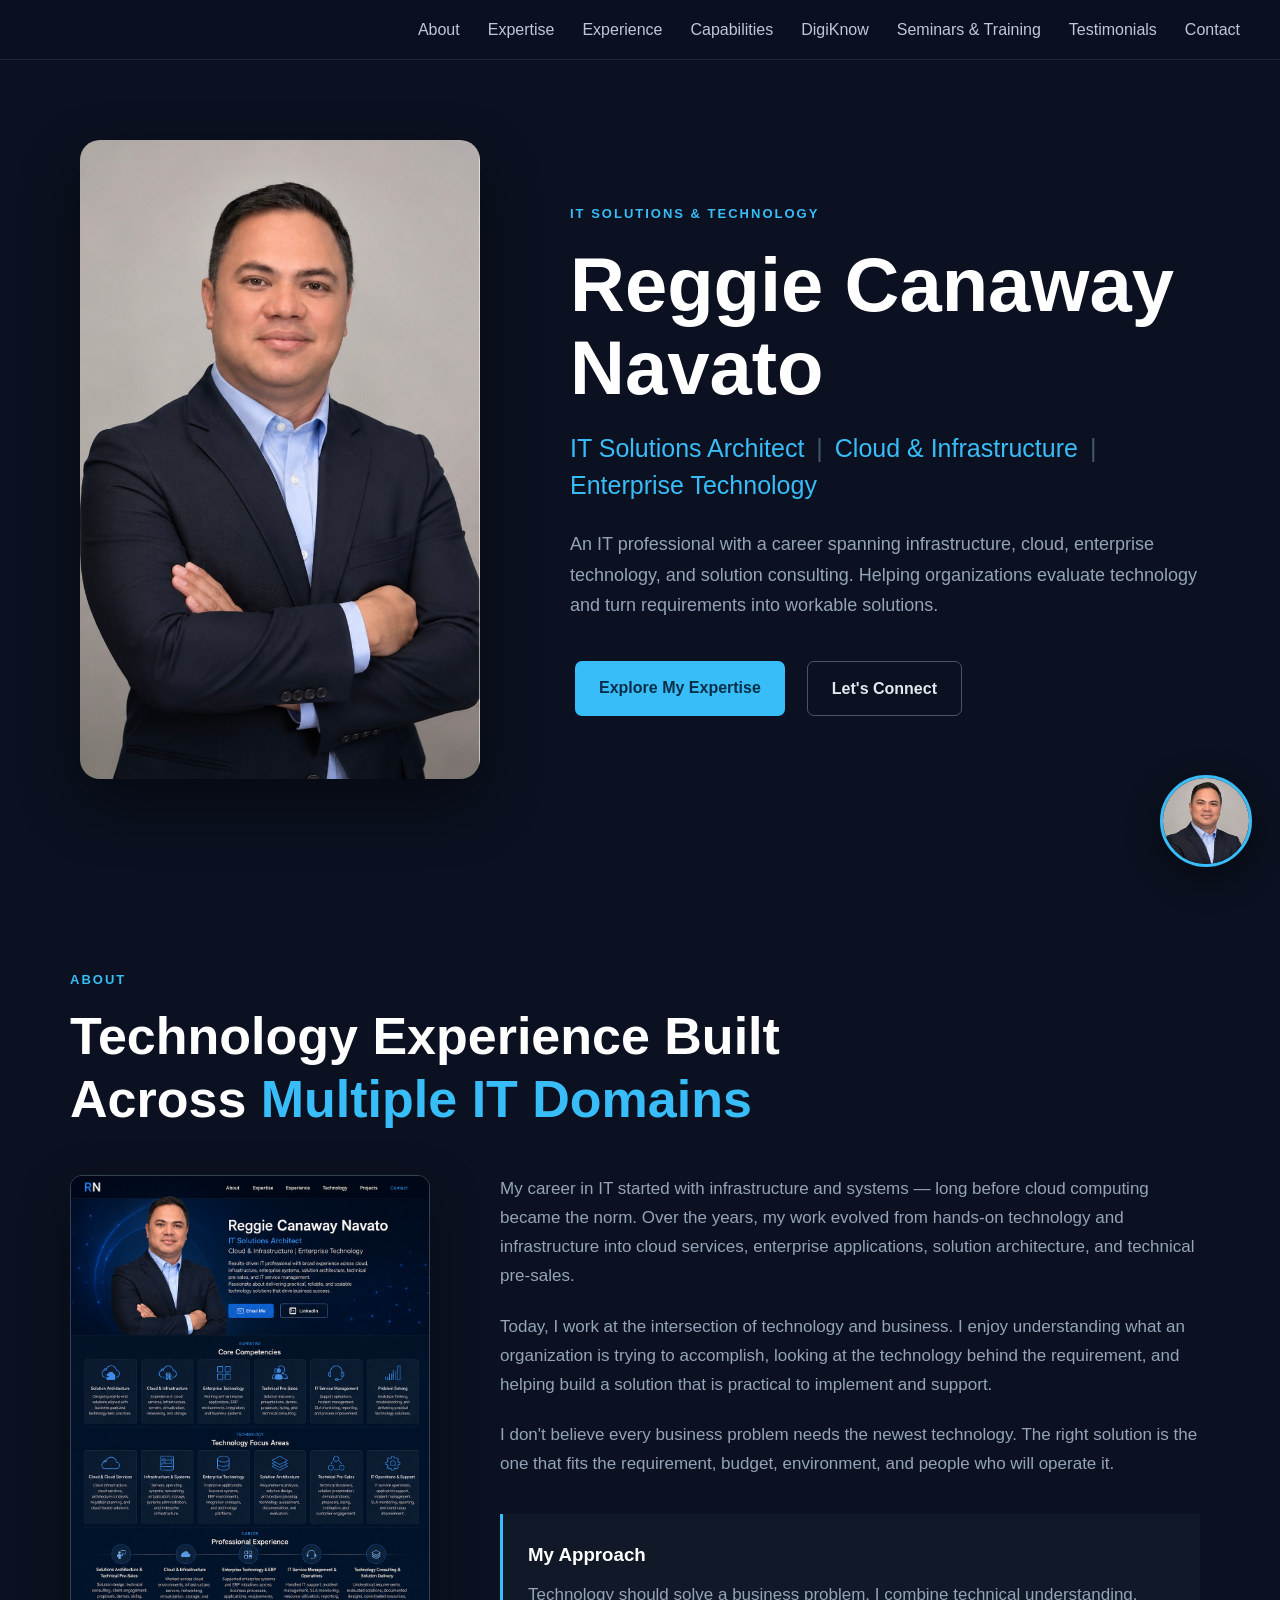
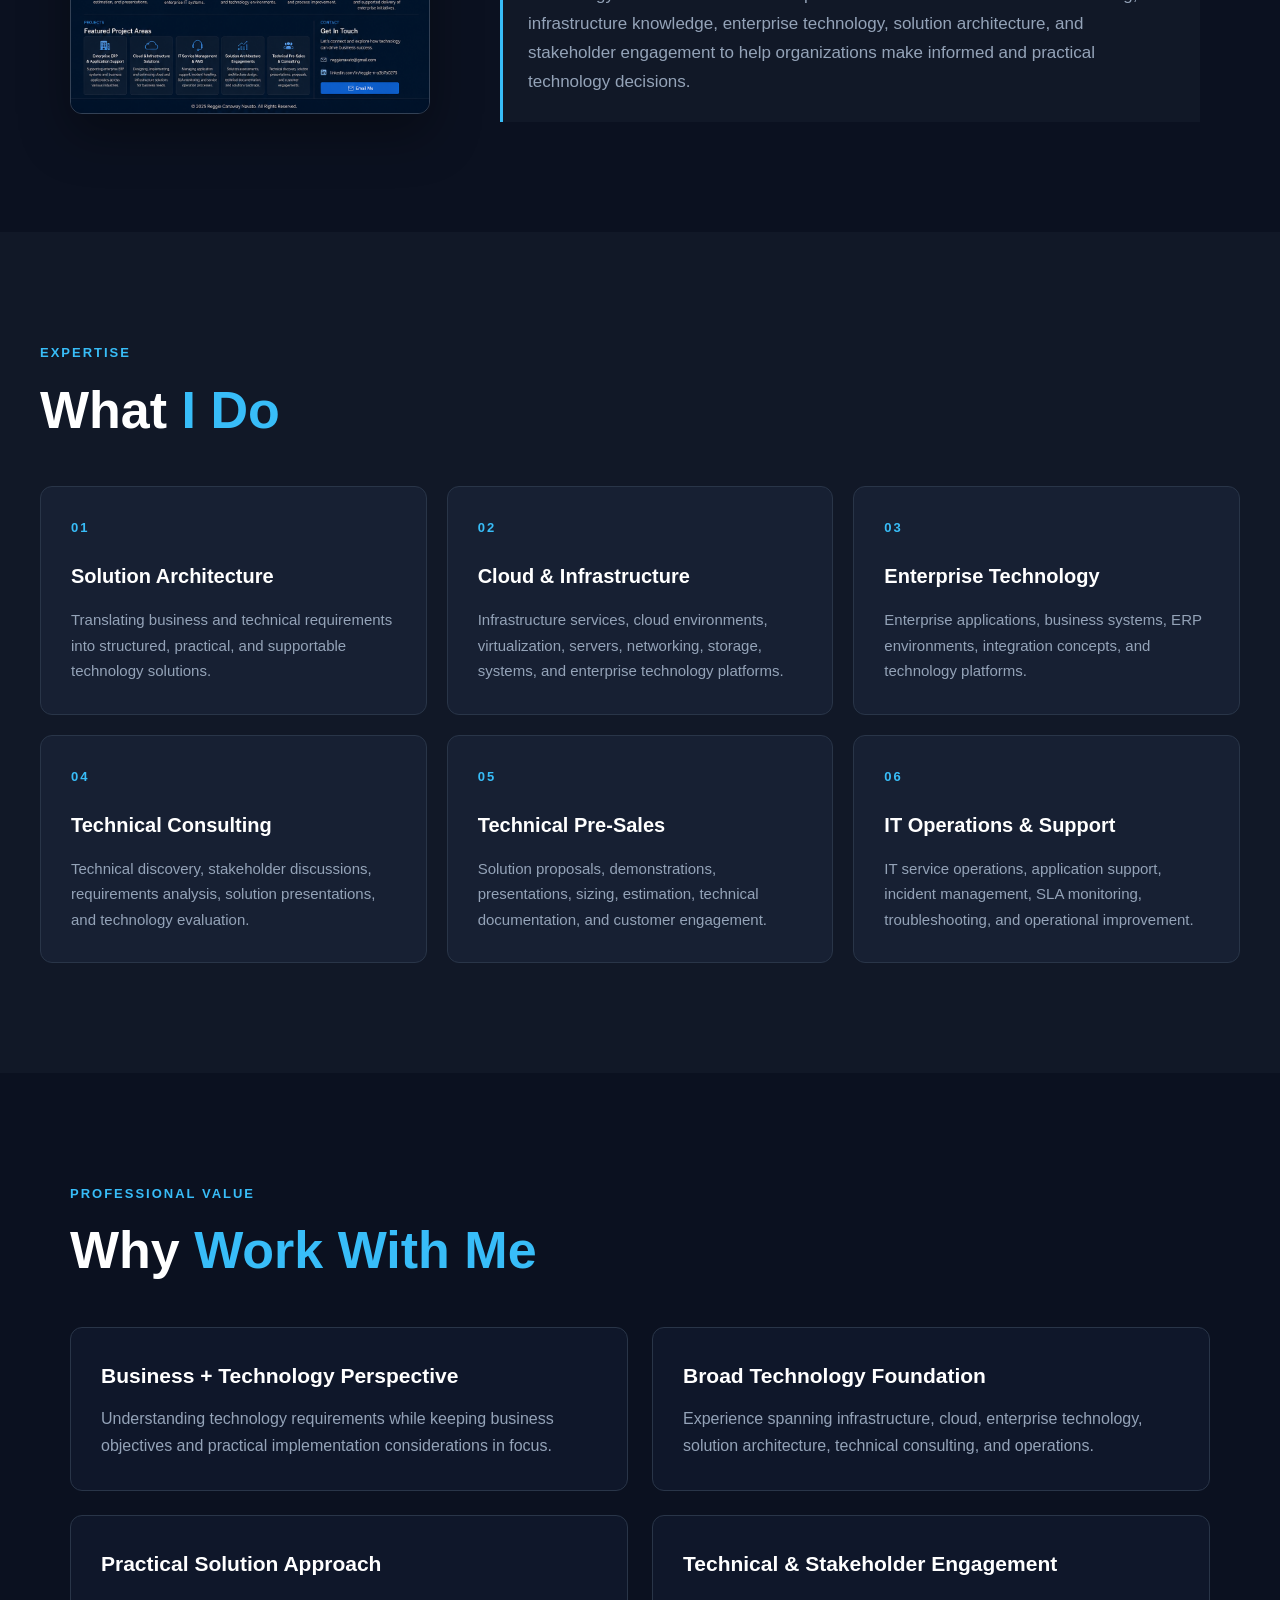
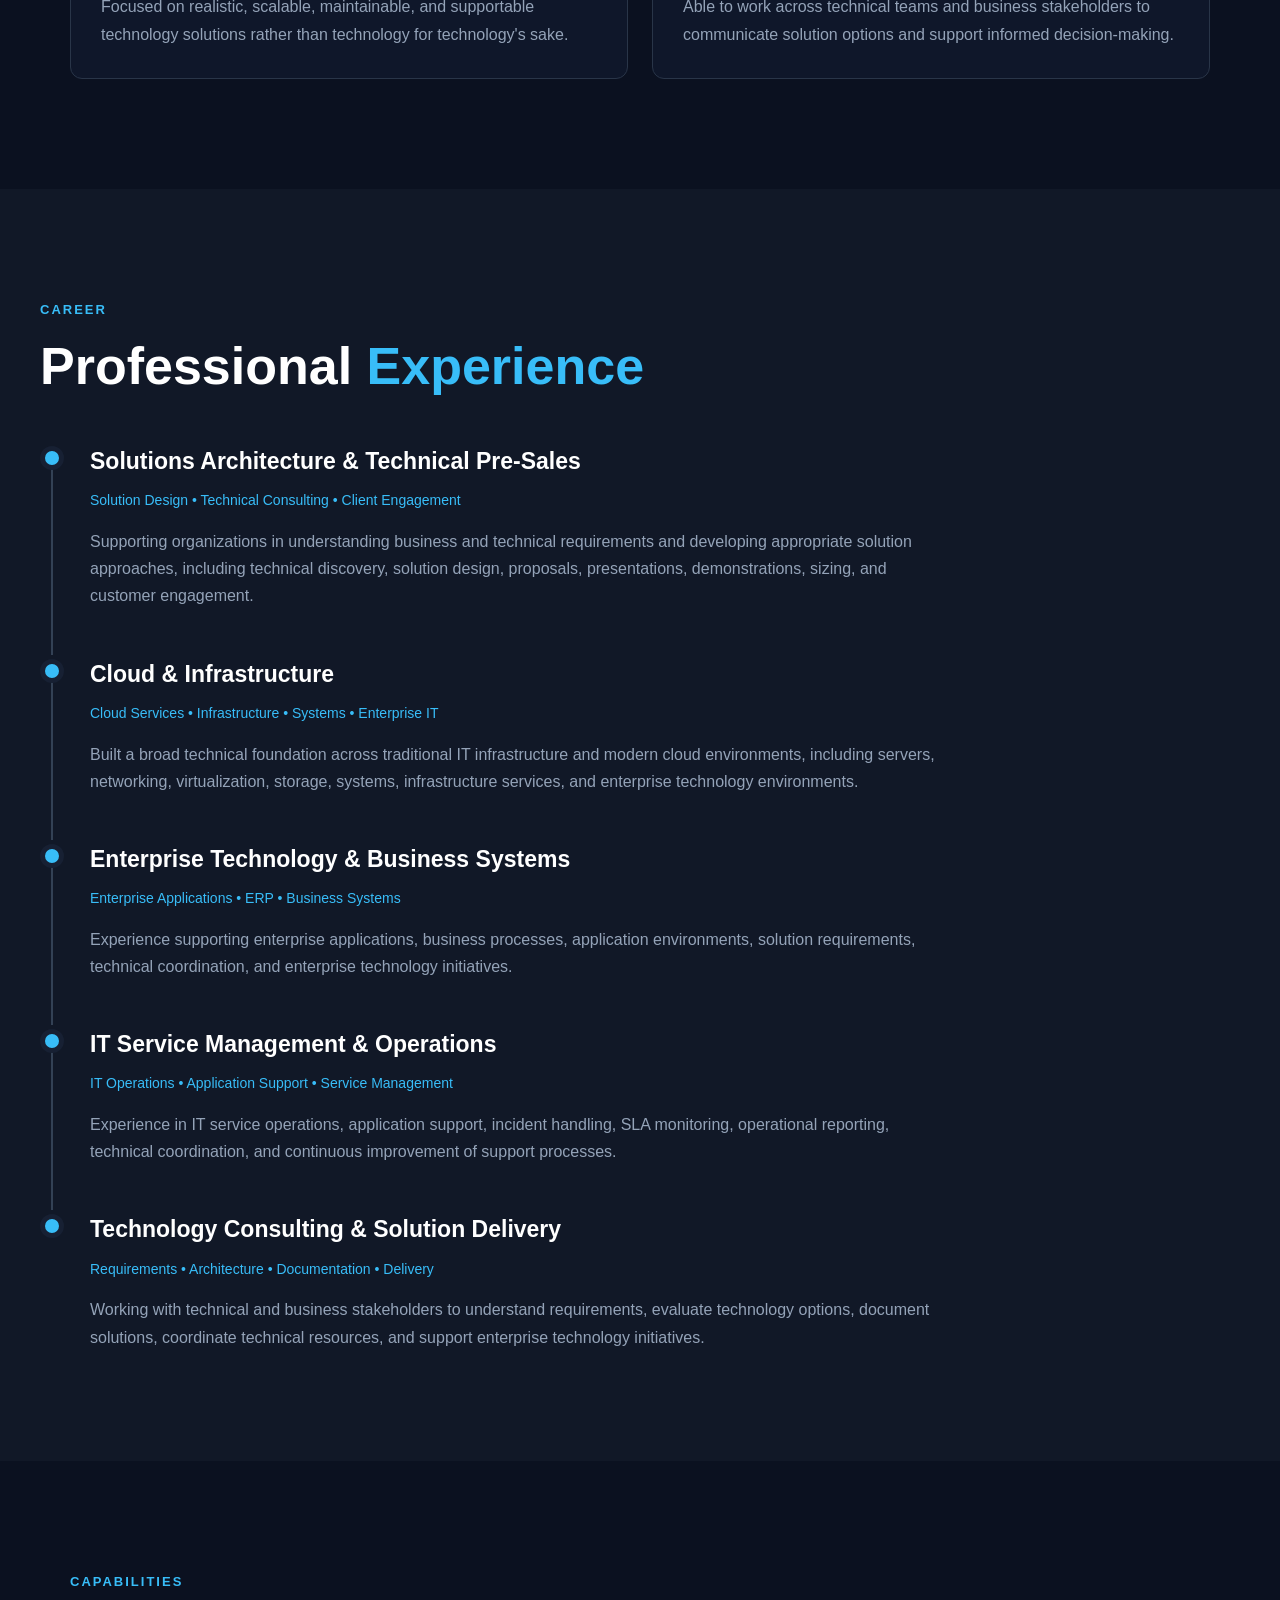
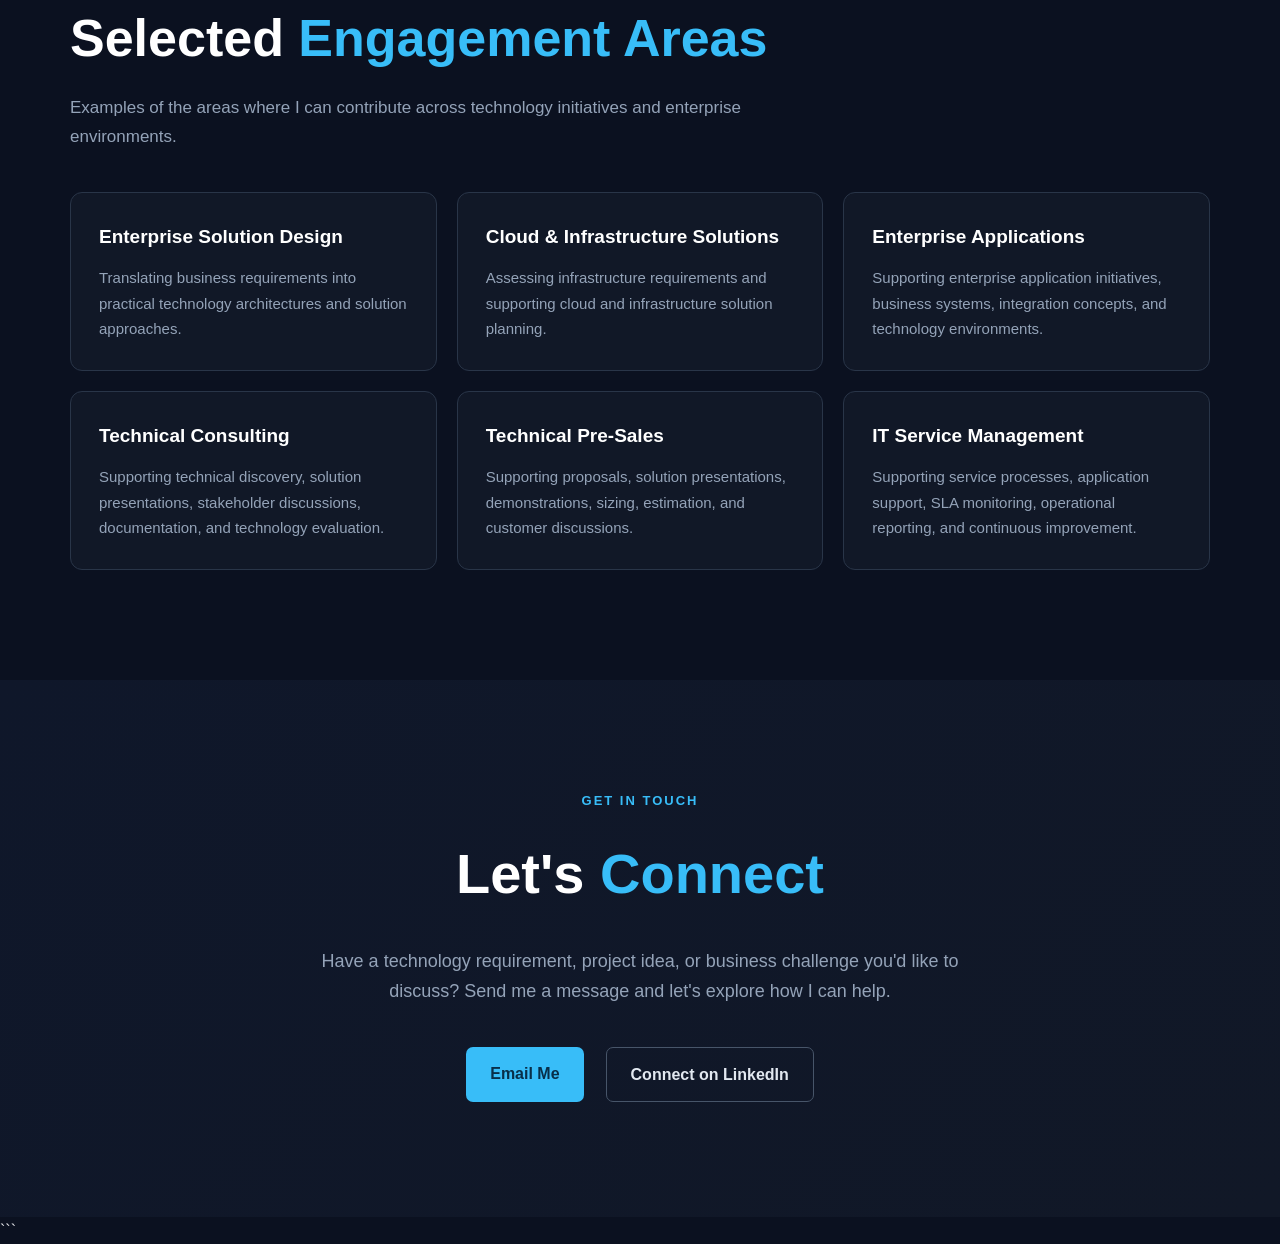
<file: index.html>
<!DOCTYPE html>
<html lang="en">

<head>

    <meta charset="UTF-8">

    <meta name="viewport"
          content="width=device-width, initial-scale=1.0">

    <meta name="description"
          content="Professional portfolio of Reggie Canaway Navato, an IT Solutions Architect specializing in Cloud, Infrastructure, Enterprise Technology, Solution Architecture, and Technical Consulting.">

    <title>
        Reggie Canaway Navato | IT Solutions Architect
    </title>

    <link rel="stylesheet" href="css/style.css">

</head>


<body>

    <!-- =========================
         NAVIGATION
    ========================== -->

    <nav>
    <div class="nav-container">
        <ul class="site-nav">
            <li><a href="#about">About</a></li>
            <li><a href="#expertise">Expertise</a></li>
            <li><a href="#experience">Experience</a></li>
            <li><a href="#capabilities">Capabilities</a></li>
            <li><a href="digiknow.html">DigiKnow</a></li>
            <li><a href="seminars.html">Seminars & Training</a></li>
            <li><a href="testimonials.html">Testimonials</a></li>
            <li><a href="#contact">Contact</a></li>
        </ul>
    </div>
</nav>


    <!-- =========================
         HERO
    ========================== -->

    <header class="hero" id="home">

        <div class="hero-photo">

            <img
                src="images/profile.jpg"
                alt="Reggie Canaway Navato"
            >

        </div>


        <div class="hero-content">

            <div class="hero-label">
                IT Solutions &amp; Technology
            </div>


            <h1>
                Reggie Canaway Navato
            </h1>


            <h2>
                IT Solutions Architect
                <span>|</span>
                Cloud &amp; Infrastructure
                <span>|</span>
                Enterprise Technology
            </h2>


            <p class="hero-description">

                An IT professional with a career spanning infrastructure,
                cloud, enterprise technology, and solution consulting.
                Helping organizations evaluate technology and turn
                requirements into workable solutions.

            </p>


            <div class="hero-buttons">

                <a
                    href="#expertise"
                    class="btn btn-primary"
                >
                    Explore My Expertise
                </a>


                <a
                    href="#contact"
                    class="btn btn-secondary"
                >
                    Let's Connect
                </a>

            </div>

        </div>

    </header>


    <!-- =========================
         ABOUT
    ========================== -->

    <section id="about">

        <div class="section-label">
            About
        </div>


        <h2 class="section-title">

            Technology Experience Built Across
            <span>Multiple IT Domains</span>

        </h2>


        <div class="about-grid">

            <div class="about-image">

                <img
                    src="images/profile3.jpg"
                    alt="Reggie Canaway Navato"
                >

            </div>


            <div class="about-content">

                <p>

                    My career in IT started with infrastructure and systems —
                    long before cloud computing became the norm.
                    Over the years, my work evolved from hands-on technology
                    and infrastructure into cloud services, enterprise
                    applications, solution architecture, and technical
                    pre-sales.

                </p>


                <p>

                    Today, I work at the intersection of technology and
                    business. I enjoy understanding what an organization
                    is trying to accomplish, looking at the technology behind
                    the requirement, and helping build a solution that is
                    practical to implement and support.

                </p>


                <p>

                    I don't believe every business problem needs the newest
                    technology. The right solution is the one that fits the
                    requirement, budget, environment, and people who will
                    operate it.

                </p>


                <div class="about-approach">

                    <h3>
                        My Approach
                    </h3>

                    <p>

                        Technology should solve a business problem.
                        I combine technical understanding, infrastructure
                        knowledge, enterprise technology, solution architecture,
                        and stakeholder engagement to help organizations make
                        informed and practical technology decisions.

                    </p>

                </div>

            </div>

        </div>

    </section>


    <!-- =========================
         EXPERTISE
    ========================== -->

    <section
        id="expertise"
        class="section-dark"
    >

        <div class="section-container">

            <div class="section-label">
                Expertise
            </div>


            <h2 class="section-title">

                What <span>I Do</span>

            </h2>


            <div class="expertise-grid">


                <div class="expertise-card">

                    <div class="card-number">
                        01
                    </div>

                    <h3>
                        Solution Architecture
                    </h3>

                    <p>

                        Translating business and technical requirements into
                        structured, practical, and supportable technology
                        solutions.

                    </p>

                </div>


                <div class="expertise-card">

                    <div class="card-number">
                        02
                    </div>

                    <h3>
                        Cloud &amp; Infrastructure
                    </h3>

                    <p>

                        Infrastructure services, cloud environments,
                        virtualization, servers, networking, storage,
                        systems, and enterprise technology platforms.

                    </p>

                </div>


                <div class="expertise-card">

                    <div class="card-number">
                        03
                    </div>

                    <h3>
                        Enterprise Technology
                    </h3>

                    <p>

                        Enterprise applications, business systems,
                        ERP environments, integration concepts,
                        and technology platforms.

                    </p>

                </div>


                <div class="expertise-card">

                    <div class="card-number">
                        04
                    </div>

                    <h3>
                        Technical Consulting
                    </h3>

                    <p>

                        Technical discovery, stakeholder discussions,
                        requirements analysis, solution presentations,
                        and technology evaluation.

                    </p>

                </div>


                <div class="expertise-card">

                    <div class="card-number">
                        05
                    </div>

                    <h3>
                        Technical Pre-Sales
                    </h3>

                    <p>

                        Solution proposals, demonstrations, presentations,
                        sizing, estimation, technical documentation,
                        and customer engagement.

                    </p>

                </div>


                <div class="expertise-card">

                    <div class="card-number">
                        06
                    </div>

                    <h3>
                        IT Operations &amp; Support
                    </h3>

                    <p>

                        IT service operations, application support,
                        incident management, SLA monitoring,
                        troubleshooting, and operational improvement.

                    </p>

                </div>


            </div>

        </div>

    </section>


    <!-- =========================
         WHY WORK WITH ME
    ========================== -->

    <section id="value">

        <div class="section-label">
            Professional Value
        </div>


        <h2 class="section-title">

            Why <span>Work With Me</span>

        </h2>


        <div class="value-grid">


            <div class="value-item">

                <h3>
                    Business + Technology Perspective
                </h3>

                <p>

                    Understanding technology requirements while keeping
                    business objectives and practical implementation
                    considerations in focus.

                </p>

            </div>


            <div class="value-item">

                <h3>
                    Broad Technology Foundation
                </h3>

                <p>

                    Experience spanning infrastructure, cloud,
                    enterprise technology, solution architecture,
                    technical consulting, and operations.

                </p>

            </div>


            <div class="value-item">

                <h3>
                    Practical Solution Approach
                </h3>

                <p>

                    Focused on realistic, scalable, maintainable,
                    and supportable technology solutions rather than
                    technology for technology's sake.

                </p>

            </div>


            <div class="value-item">

                <h3>
                    Technical &amp; Stakeholder Engagement
                </h3>

                <p>

                    Able to work across technical teams and business
                    stakeholders to communicate solution options and
                    support informed decision-making.

                </p>

            </div>


        </div>

    </section>


    <!-- =========================
         EXPERIENCE
    ========================== -->

    <section
        id="experience"
        class="section-dark"
    >

        <div class="section-container">

            <div class="section-label">
                Career
            </div>


            <h2 class="section-title">

                Professional <span>Experience</span>

            </h2>


            <div class="timeline">


                <div class="timeline-item">

                    <div class="timeline-marker"></div>


                    <div class="timeline-content">

                        <h3>
                            Solutions Architecture &amp; Technical Pre-Sales
                        </h3>

                        <div class="timeline-role">

                            Solution Design • Technical Consulting
                            • Client Engagement

                        </div>

                        <p>

                            Supporting organizations in understanding
                            business and technical requirements and developing
                            appropriate solution approaches, including
                            technical discovery, solution design, proposals,
                            presentations, demonstrations, sizing, and
                            customer engagement.

                        </p>

                    </div>

                </div>


                <div class="timeline-item">

                    <div class="timeline-marker"></div>


                    <div class="timeline-content">

                        <h3>
                            Cloud &amp; Infrastructure
                        </h3>

                        <div class="timeline-role">

                            Cloud Services • Infrastructure
                            • Systems • Enterprise IT

                        </div>

                        <p>

                            Built a broad technical foundation across
                            traditional IT infrastructure and modern cloud
                            environments, including servers, networking,
                            virtualization, storage, systems, infrastructure
                            services, and enterprise technology environments.

                        </p>

                    </div>

                </div>


                <div class="timeline-item">

                    <div class="timeline-marker"></div>


                    <div class="timeline-content">

                        <h3>
                            Enterprise Technology &amp; Business Systems
                        </h3>

                        <div class="timeline-role">

                            Enterprise Applications • ERP
                            • Business Systems

                        </div>

                        <p>

                            Experience supporting enterprise applications,
                            business processes, application environments,
                            solution requirements, technical coordination,
                            and enterprise technology initiatives.

                        </p>

                    </div>

                </div>


                <div class="timeline-item">

                    <div class="timeline-marker"></div>


                    <div class="timeline-content">

                        <h3>
                            IT Service Management &amp; Operations
                        </h3>

                        <div class="timeline-role">

                            IT Operations • Application Support
                            • Service Management

                        </div>

                        <p>

                            Experience in IT service operations,
                            application support, incident handling,
                            SLA monitoring, operational reporting,
                            technical coordination, and continuous
                            improvement of support processes.

                        </p>

                    </div>

                </div>


                <div class="timeline-item">

                    <div class="timeline-marker"></div>


                    <div class="timeline-content">

                        <h3>
                            Technology Consulting &amp; Solution Delivery
                        </h3>

                        <div class="timeline-role">

                            Requirements • Architecture
                            • Documentation • Delivery

                        </div>

                        <p>

                            Working with technical and business stakeholders
                            to understand requirements, evaluate technology
                            options, document solutions, coordinate technical
                            resources, and support enterprise technology
                            initiatives.

                        </p>

                    </div>

                </div>


            </div>

        </div>

    </section>


    <!-- =========================
         ENGAGEMENT / CAPABILITIES
    ========================== -->

    <section id="engagement">

        <div class="section-label">
            Capabilities
        </div>


        <h2 class="section-title">

            Selected <span>Engagement Areas</span>

        </h2>


        <p class="section-intro">

            Examples of the areas where I can contribute across
            technology initiatives and enterprise environments.

        </p>


        <div class="engagement-grid">


            <div class="engagement-card">

                <h3>
                    Enterprise Solution Design
                </h3>

                <p>

                    Translating business requirements into practical
                    technology architectures and solution approaches.

                </p>

            </div>


            <div class="engagement-card">

                <h3>
                    Cloud &amp; Infrastructure Solutions
                </h3>

                <p>

                    Assessing infrastructure requirements and supporting
                    cloud and infrastructure solution planning.

                </p>

            </div>


            <div class="engagement-card">

                <h3>
                    Enterprise Applications
                </h3>

                <p>

                    Supporting enterprise application initiatives,
                    business systems, integration concepts, and
                    technology environments.

                </p>

            </div>


            <div class="engagement-card">

                <h3>
                    Technical Consulting
                </h3>

                <p>

                    Supporting technical discovery, solution presentations,
                    stakeholder discussions, documentation,
                    and technology evaluation.

                </p>

            </div>


            <div class="engagement-card">

                <h3>
                    Technical Pre-Sales
                </h3>

                <p>

                    Supporting proposals, solution presentations,
                    demonstrations, sizing, estimation,
                    and customer discussions.

                </p>

            </div>


            <div class="engagement-card">

                <h3>
                    IT Service Management
                </h3>

                <p>

                    Supporting service processes, application support,
                    SLA monitoring, operational reporting,
                    and continuous improvement.

                </p>

            </div>


        </div>

    </section>


    <!-- =========================
         CONTACT
    ========================== -->

    <section
        id="contact"
        class="contact-section"
    >

        <div class="contact-container">

            <div class="section-label">
                Get In Touch
            </div>


            <h2>
                Let's <span>Connect</span>
            </h2>


            <p class="contact-intro">

                Have a technology requirement, project idea, or
                business challenge you'd like to discuss?
                Send me a message and let's explore how I can help.

            </p>


            <div class="contact-buttons">

                <a
                    href="mailto:reggienavato@gmail.com"
                    class="btn btn-primary"
                >
                    Email Me
                </a>


                <a
                    href="https://www.linkedin.com/in/reggie-n-a3b7b0275/"
                    target="_blank"
                    rel="noopener noreferrer"
                    class="btn btn-secondary"
                >
                    Connect on LinkedIn
                </a>

            </div>

        </div>

    </section>


    <!-- =========================
         FLOATING INQUIRY BUTTON
    ========================== -->

    <div class="floating-inquiry">

        <button
            class="profile-inquiry-button"
            id="openInquiry"
            aria-label="Open inquiry form"
        >

            <img
                src="images/profile.jpg"
                alt="Inquire with Reggie"
            >

            <span class="inquiry-label">
                Inquire Here
            </span>

        </button>

    </div>


    <!-- =========================
         INQUIRY MODAL
    ========================== -->

    <div
        class="inquiry-modal"
        id="inquiryModal"
        aria-hidden="true"
    >

        <div
            class="inquiry-overlay"
            id="inquiryOverlay"
        ></div>


        <div
            class="inquiry-box"
            role="dialog"
            aria-modal="true"
            aria-labelledby="inquiryTitle"
        >

            <button
                class="inquiry-close"
                id="closeInquiry"
                aria-label="Close inquiry form"
            >
                &times;
            </button>


            <div class="section-label">
                Get In Touch
            </div>


            <h2 id="inquiryTitle">
                Inquire <span>Here</span>
            </h2>


            <p class="inquiry-description">

                Tell me a little about your requirement.
                I'll get back to you as soon as possible.

            </p>


            <form
                class="inquiry-form"
                action="https://formsubmit.co/reggienavato@gmail.com"
                method="POST"
            >

                <input
                    type="hidden"
                    name="_subject"
                    value="New Website Inquiry - Reggie Canaway Navato"
                >


                <input
                    type="hidden"
                    name="_template"
                    value="table"
                >


                <input
                    type="hidden"
                    name="_captcha"
                    value="true"
                >


                <div class="form-row">

                    <div class="form-group">

                        <label for="name">
                            Full Name *
                        </label>

                        <input
                            type="text"
                            id="name"
                            name="Full Name"
                            placeholder="Your full name"
                            required
                        >

                    </div>


                    <div class="form-group">

                        <label for="company">
                            Company / Organization
                        </label>

                        <input
                            type="text"
                            id="company"
                            name="Company"
                            placeholder="Company name"
                        >

                    </div>

                </div>


                <div class="form-row">

                    <div class="form-group">

                        <label for="email">
                            Email Address *
                        </label>

                        <input
                            type="email"
                            id="email"
                            name="Email"
                            placeholder="you@company.com"
                            required
                        >

                    </div>


                    <div class="form-group">

                        <label for="phone">
                            Contact Number *
                        </label>

                        <input
                            type="tel"
                            id="phone"
                            name="Contact Number"
                            placeholder="+63 9XX XXX XXXX"
                            required
                        >

                    </div>

                </div>


                <div class="form-group">

                    <label for="inquiryType">
                        Inquiry Type *
                    </label>

                    <select
                        id="inquiryType"
                        name="Inquiry Type"
                        required
                    >

                        <option value="">
                            Select an inquiry type
                        </option>

                        <option value="Solution Architecture">
                            Solution Architecture
                        </option>

                        <option value="Cloud &amp; Infrastructure">
                            Cloud &amp; Infrastructure
                        </option>

                        <option value="Enterprise Technology / ERP">
                            Enterprise Technology / ERP
                        </option>

                        <option value="Technical Consulting">
                            Technical Consulting
                        </option>

                        <option value="Technical Pre-Sales">
                            Technical Pre-Sales
                        </option>

                        <option value="Other">
                            Other
                        </option>

                    </select>

                </div>


                <div class="form-group">

                    <label for="message">
                        Message *
                    </label>

                    <textarea
                        id="message"
                        name="Message"
                        rows="5"
                        placeholder="Tell me about your requirement..."
                        required
                    ></textarea>

                </div>


                <button
                    type="submit"
                    class="btn btn-primary submit-btn"
                >
                    Send Inquiry
                </button>


                <p class="form-note">

                    Your information will only be used to respond
                    to your inquiry.

                </p>

            </form>

        </div>

    </div>


    <!-- =========================
         INQUIRY SCRIPT
    ========================== -->

    <script>

        const openInquiry =
            document.getElementById("openInquiry");

        const closeInquiry =
            document.getElementById("closeInquiry");

        const inquiryModal =
            document.getElementById("inquiryModal");

        const inquiryOverlay =
            document.getElementById("inquiryOverlay");


        function showInquiry() {

            inquiryModal.classList.add("active");

            inquiryModal.setAttribute(
                "aria-hidden",
                "false"
            );

            document.body.classList.add(
                "modal-open"
            );

        }


        function hideInquiry() {

            inquiryModal.classList.remove("active");

            inquiryModal.setAttribute(
                "aria-hidden",
                "true"
            );

            document.body.classList.remove(
                "modal-open"
            );

        }


        openInquiry.addEventListener(
            "click",
            showInquiry
        );


        closeInquiry.addEventListener(
            "click",
            hideInquiry
        );


        inquiryOverlay.addEventListener(
            "click",
            hideInquiry
        );


        document.addEventListener(
            "keydown",
            function(event) {

                if (
                    event.key === "Escape" &&
                    inquiryModal.classList.contains("active")
                ) {

                    hideInquiry();

                }

            }
        );

    </script>


</body>

</html>
```
</file>
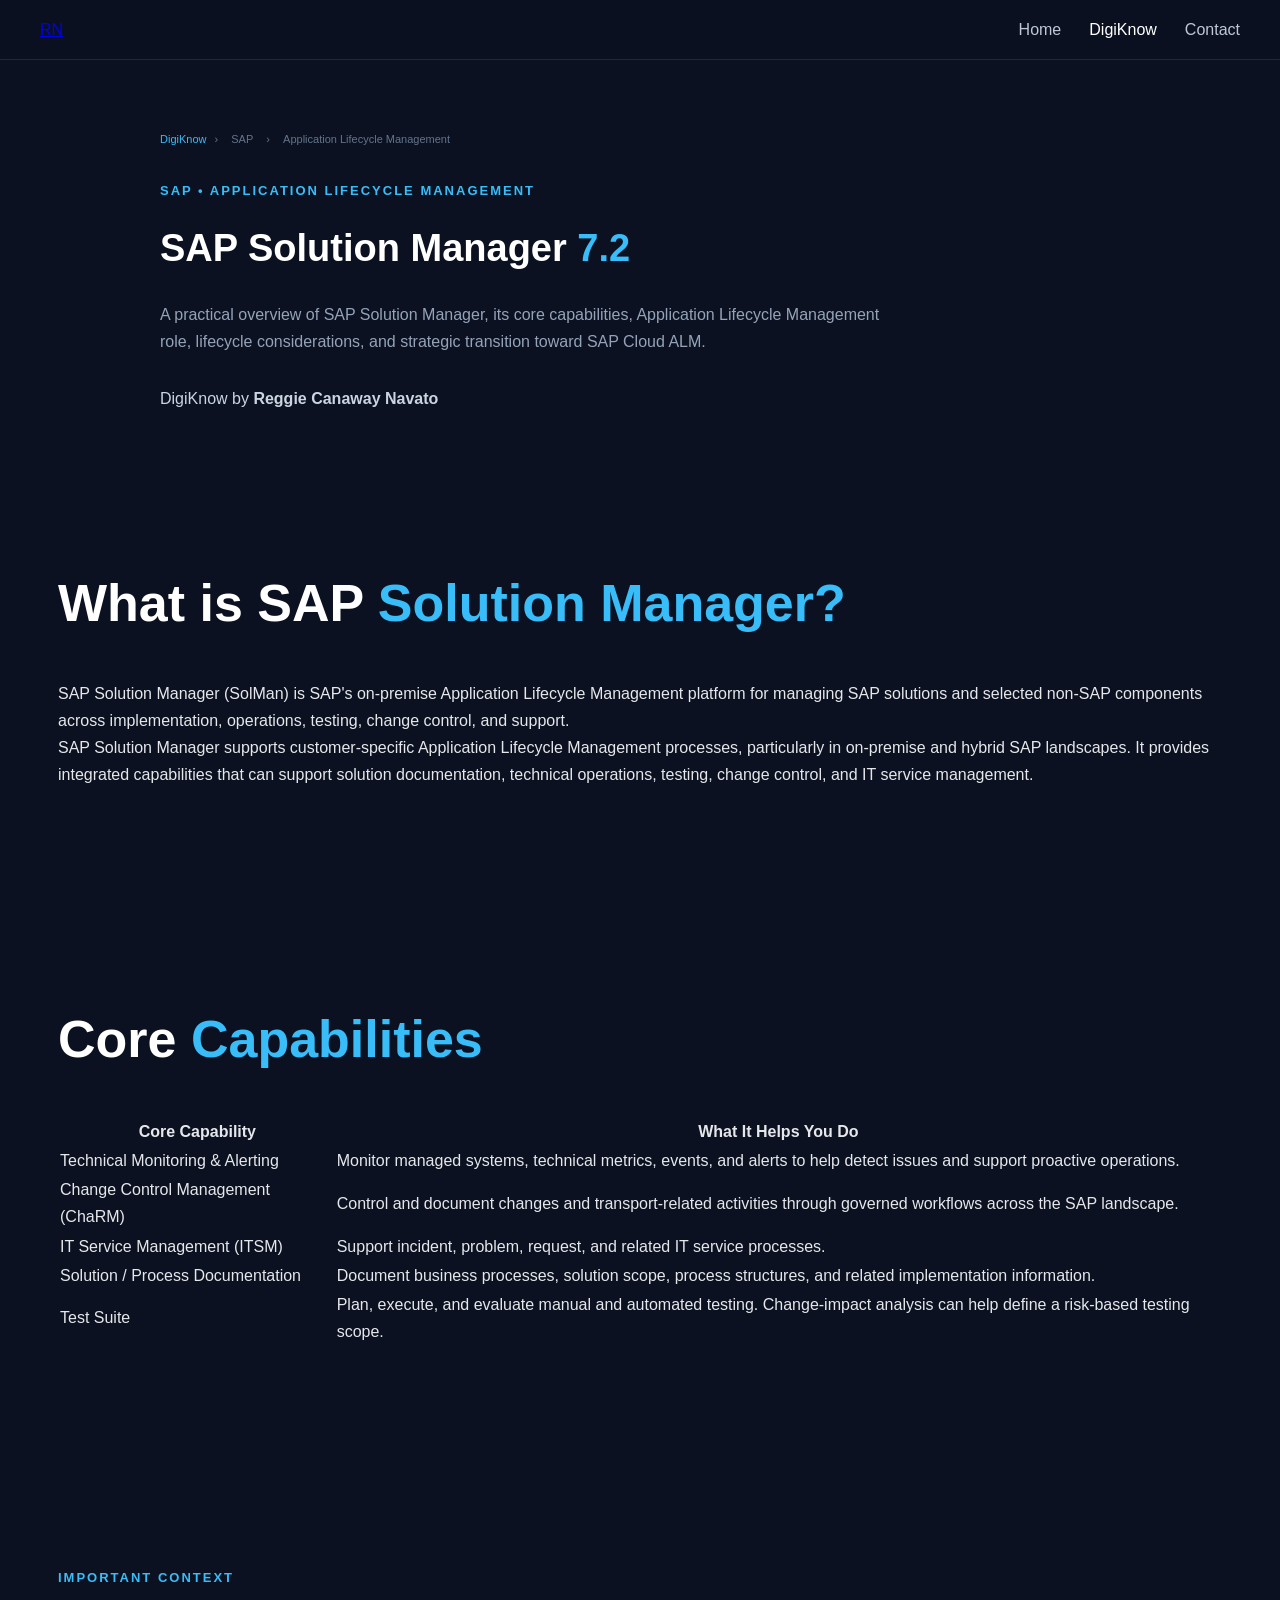
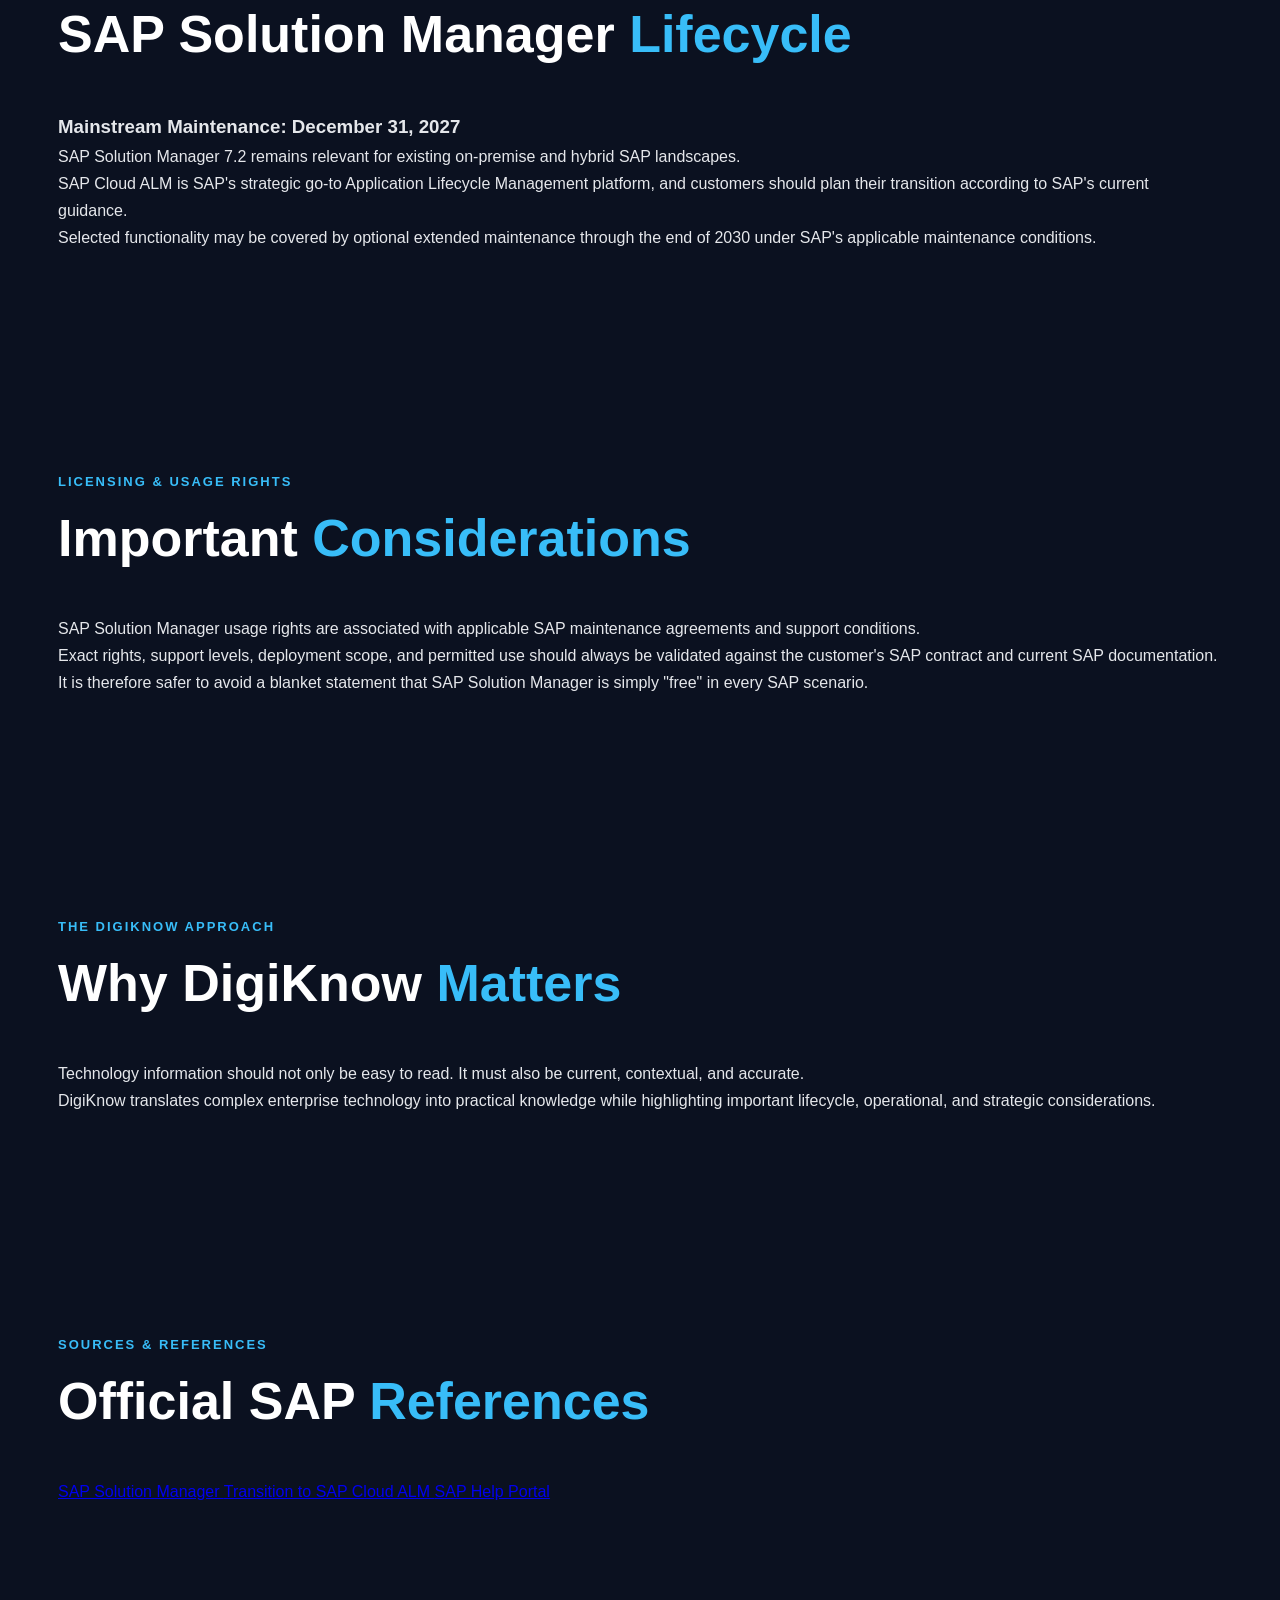
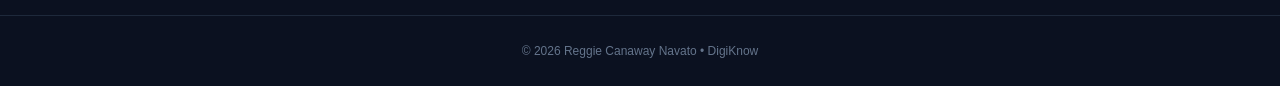
<file: digiknow-solman.html>
<!DOCTYPE html>
<html lang="en">

<head>

    <meta charset="UTF-8">
    <meta name="viewport" content="width=device-width, initial-scale=1.0">

    <title>
        SAP Solution Manager 7.2 | DigiKnow
    </title>

    <meta name="description"
          content="A practical overview of SAP Solution Manager 7.2 and its Application Lifecycle Management capabilities.">

    <link rel="stylesheet"
          href="css/style.css">

</head>


<body class="digiknow-page">


    <nav>

        <div class="nav-container">

            <a href="index.html"
               class="logo">
                RN
            </a>


            <ul>

                <li>
                    <a href="index.html">
                        Home
                    </a>
                </li>

                <li>
                    <a href="digiknow.html"
                       class="active-nav">
                        DigiKnow
                    </a>
                </li>

                <li>
                    <a href="index.html#contact">
                        Contact
                    </a>
                </li>

            </ul>

        </div>

    </nav>


    <!-- ARTICLE HEADER -->

    <header class="article-hero">

        <div class="article-breadcrumb">

            <a href="digiknow.html">
                DigiKnow
            </a>

            <span>›</span>

            <span>SAP</span>

            <span>›</span>

            <span>Application Lifecycle Management</span>

        </div>


        <div class="section-label">

            SAP • Application Lifecycle Management

        </div>


        <h1>

            SAP Solution Manager
            <span>7.2</span>

        </h1>


        <p>

            A practical overview of SAP Solution Manager,
            its core capabilities, Application Lifecycle
            Management role, lifecycle considerations,
            and strategic transition toward SAP Cloud ALM.

        </p>


        <div class="article-author">

            DigiKnow by
            <strong>
                Reggie Canaway Navato
            </strong>

        </div>

    </header>


    <!-- ARTICLE CONTENT -->

    <main>


        <section class="article-section">

            <h2 class="section-title">

                What is SAP
                <span>Solution Manager?</span>

            </h2>


            <p class="article-intro">

                SAP Solution Manager (SolMan) is SAP's
                on-premise Application Lifecycle Management
                platform for managing SAP solutions and
                selected non-SAP components across
                implementation, operations, testing,
                change control, and support.

            </p>


            <p class="article-text">

                SAP Solution Manager supports customer-specific
                Application Lifecycle Management processes,
                particularly in on-premise and hybrid SAP
                landscapes. It provides integrated capabilities
                that can support solution documentation,
                technical operations, testing, change control,
                and IT service management.

            </p>

        </section>


        <!-- CAPABILITIES -->

        <section class="article-section">

            <h2 class="section-title">

                Core
                <span>Capabilities</span>

            </h2>


            <div class="digiknow-table-wrapper">

                <table class="digiknow-table">

                    <thead>

                        <tr>

                            <th>
                                Core Capability
                            </th>

                            <th>
                                What It Helps You Do
                            </th>

                        </tr>

                    </thead>


                    <tbody>


                        <tr>

                            <td>
                                Technical Monitoring & Alerting
                            </td>

                            <td>

                                Monitor managed systems,
                                technical metrics, events,
                                and alerts to help detect
                                issues and support proactive
                                operations.

                            </td>

                        </tr>


                        <tr>

                            <td>
                                Change Control Management
                                (ChaRM)
                            </td>

                            <td>

                                Control and document changes
                                and transport-related activities
                                through governed workflows
                                across the SAP landscape.

                            </td>

                        </tr>


                        <tr>

                            <td>
                                IT Service Management
                                (ITSM)
                            </td>

                            <td>

                                Support incident, problem,
                                request, and related IT service
                                processes.

                            </td>

                        </tr>


                        <tr>

                            <td>
                                Solution / Process
                                Documentation
                            </td>

                            <td>

                                Document business processes,
                                solution scope, process
                                structures, and related
                                implementation information.

                            </td>

                        </tr>


                        <tr>

                            <td>
                                Test Suite
                            </td>

                            <td>

                                Plan, execute, and evaluate
                                manual and automated testing.
                                Change-impact analysis can
                                help define a risk-based
                                testing scope.

                            </td>

                        </tr>


                    </tbody>

                </table>

            </div>

        </section>


        <!-- LIFECYCLE -->

        <section class="article-section">

            <div class="section-label">
                Important Context
            </div>


            <h2 class="section-title">

                SAP Solution Manager
                <span>Lifecycle</span>

            </h2>


            <div class="info-highlight">

                <h3>
                    Mainstream Maintenance:
                    December 31, 2027
                </h3>


                <p>

                    SAP Solution Manager 7.2 remains
                    relevant for existing on-premise
                    and hybrid SAP landscapes.

                </p>


                <p>

                    SAP Cloud ALM is SAP's strategic
                    go-to Application Lifecycle Management
                    platform, and customers should plan
                    their transition according to SAP's
                    current guidance.

                </p>


                <p>

                    Selected functionality may be covered
                    by optional extended maintenance
                    through the end of 2030 under SAP's
                    applicable maintenance conditions.

                </p>

            </div>

        </section>


        <!-- LICENSING -->

        <section class="article-section">

            <div class="section-label">
                Licensing & Usage Rights
            </div>


            <h2 class="section-title">

                Important
                <span>Considerations</span>

            </h2>


            <div class="article-card">

                <p>

                    SAP Solution Manager usage rights
                    are associated with applicable SAP
                    maintenance agreements and support
                    conditions.

                </p>


                <p>

                    Exact rights, support levels,
                    deployment scope, and permitted
                    use should always be validated
                    against the customer's SAP contract
                    and current SAP documentation.

                </p>


                <p>

                    It is therefore safer to avoid
                    a blanket statement that SAP
                    Solution Manager is simply
                    "free" in every SAP scenario.

                </p>

            </div>

        </section>


        <!-- WHY DIGIKNOW -->

        <section class="article-section">

            <div class="section-label">
                The DigiKnow Approach
            </div>


            <h2 class="section-title">

                Why DigiKnow
                <span>Matters</span>

            </h2>


            <div class="article-card">

                <p>

                    Technology information should
                    not only be easy to read.
                    It must also be current,
                    contextual, and accurate.

                </p>


                <p>

                    DigiKnow translates complex
                    enterprise technology into
                    practical knowledge while
                    highlighting important
                    lifecycle, operational, and
                    strategic considerations.

                </p>

            </div>

        </section>


        <!-- REFERENCES -->

        <section class="article-section sources-section">

            <div class="section-label">
                Sources & References
            </div>


            <h2 class="section-title">

                Official SAP
                <span>References</span>

            </h2>


            <div class="reference-links">

                <a href="https://support.sap.com/en/alm/solution-manager.html"
                   target="_blank"
                   rel="noopener noreferrer">

                    SAP Solution Manager

                </a>


                <a href="https://support.sap.com/en/alm/sap-cloud-alm/transition-to-sap-cloud-alm.html"
                   target="_blank"
                   rel="noopener noreferrer">

                    Transition to SAP Cloud ALM

                </a>


                <a href="https://help.sap.com"
                   target="_blank"
                   rel="noopener noreferrer">

                    SAP Help Portal

                </a>

            </div>

        </section>


    </main>


    <footer>

        © 2026 Reggie Canaway Navato
        • DigiKnow

    </footer>


</body>

</html>
</file>
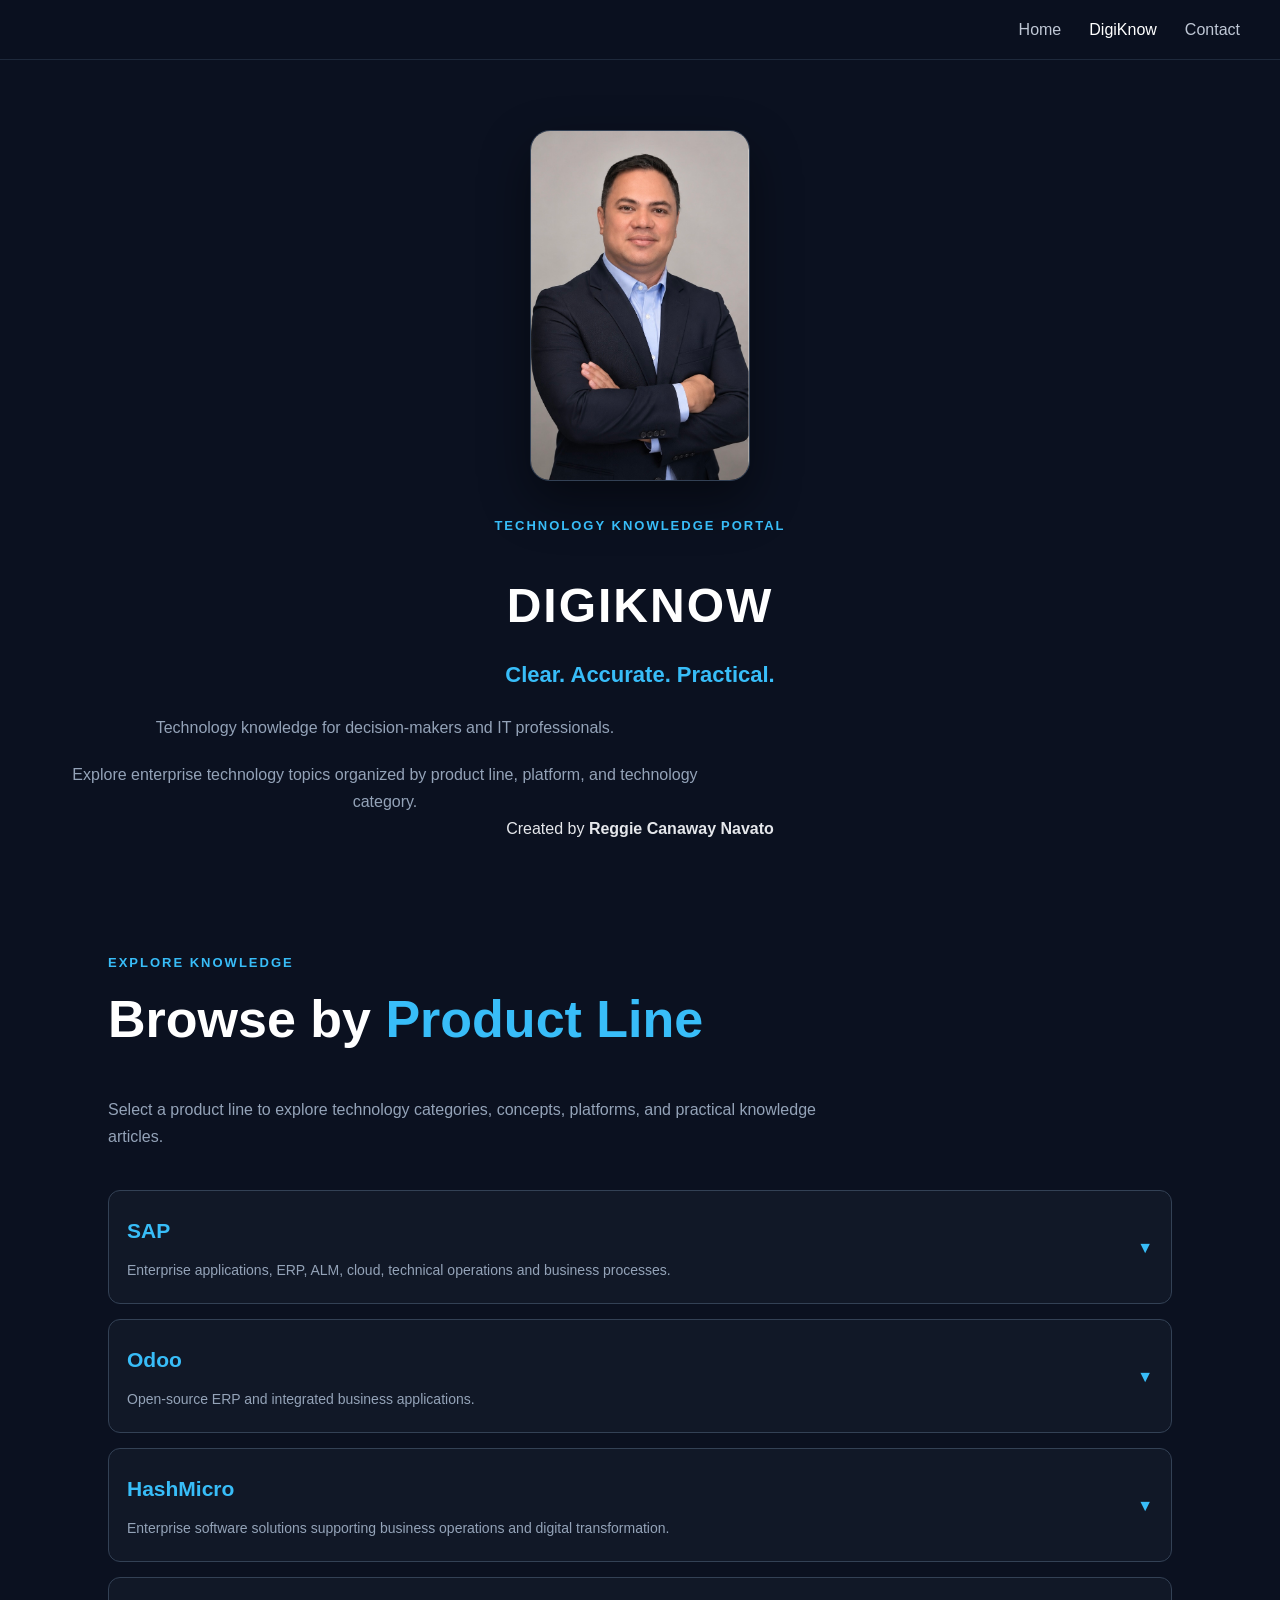
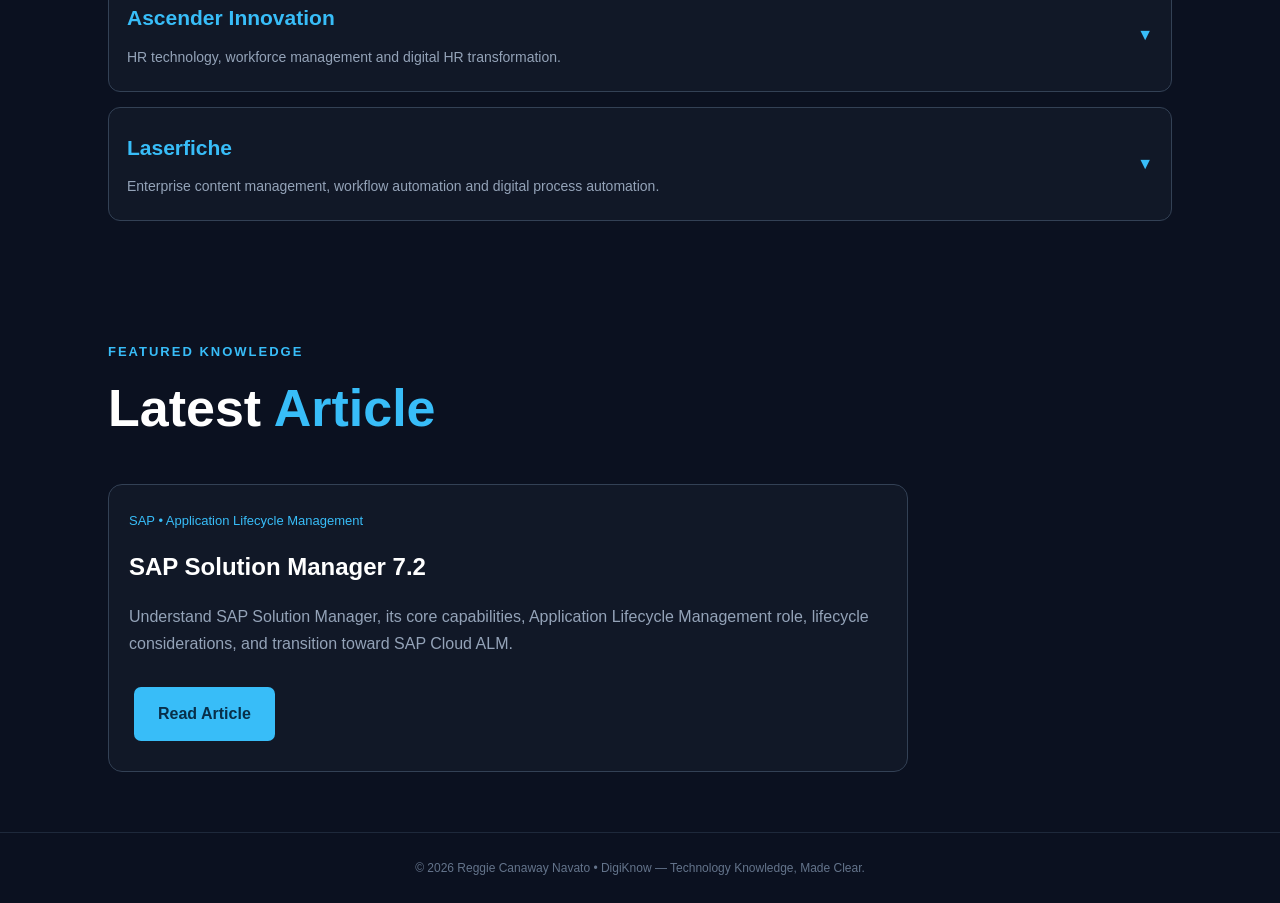
<file: digiknow.html>
<!DOCTYPE html>
<html lang="en">

<head>

    <meta charset="UTF-8">
    <meta name="viewport" content="width=device-width, initial-scale=1.0">

    <title>DigiKnow | Technology Knowledge Made Clear</title>

    <meta name="description"
          content="DigiKnow provides clear, accurate and practical technology knowledge for decision-makers and IT professionals.">

    <link rel="stylesheet" href="css/style.css">

</head>


<body class="digiknow-page">


    <!-- NAVIGATION -->

    <nav>

        <div class="nav-container">

            <a href="index.html" class="logo">
                
            </a>

            <ul>

                <li>
                    <a href="index.html">
                        Home
                    </a>
                </li>

                <li>
                    <a href="digiknow.html"
                       class="active-nav">
                        DigiKnow
                    </a>
                </li>

                <li>
                    <a href="index.html#contact">
                        Contact
                    </a>
                </li>

            </ul>

        </div>

    </nav>


    <!-- HERO -->

    <header class="digiknow-portal-hero">

        <div class="digiknow-portal-photo">

            <img src="images/profile.jpg"
                 alt="Reggie Canaway Navato">

        </div>


        <div class="digiknow-portal-content">

            <div class="hero-label">
                Technology Knowledge Portal
            </div>


            <h1>
                DIGIKNOW
            </h1>


            <h2>
                Clear. Accurate. Practical.
            </h2>


            <p>

                Technology knowledge for decision-makers
                and IT professionals.

            </p>


            <p class="digiknow-intro">

                Explore enterprise technology topics organized
                by product line, platform, and technology category.

            </p>


            <div class="digiknow-author">

                Created by

                <strong>
                    Reggie Canaway Navato
                </strong>

            </div>

        </div>

    </header>


    <!-- PRODUCT LINE SECTION -->

    <section class="digiknow-products">

        <div class="section-label">
            Explore Knowledge
        </div>


        <h2 class="section-title">

            Browse by
            <span>Product Line</span>

        </h2>


        <p class="portal-description">

            Select a product line to explore technology
            categories, concepts, platforms, and practical
            knowledge articles.

        </p>


        <div class="product-grid">


            <!-- SAP -->

            <details class="product-card">

                <summary>

                    <div>

                        <h3>SAP</h3>

                        <p>
                            Enterprise applications,
                            ERP, ALM, cloud, technical
                            operations and business processes.
                        </p>

                    </div>

                    <span class="dropdown-arrow">
                        ▼
                    </span>

                </summary>


                <div class="category-list">


                    <div class="category-group">

                        <h4>
                            Application Lifecycle Management
                        </h4>

                        <a href="digiknow-solman.html">
                            SAP Solution Manager
                        </a>

                        <a href="#">
                            SAP Cloud ALM
                            <span class="coming-soon">
                                Coming Soon
                            </span>
                        </a>

                        <a href="#">
                            Change & Release Management
                            <span class="coming-soon">
                                Coming Soon
                            </span>
                        </a>

                    </div>


                    <div class="category-group">

                        <h4>
                            SAP S/4HANA
                        </h4>

                        <a href="#">
                            SAP S/4HANA Overview
                            <span class="coming-soon">
                                Coming Soon
                            </span>
                        </a>

                        <a href="#">
                            RISE with SAP
                            <span class="coming-soon">
                                Coming Soon
                            </span>
                        </a>

                        <a href="#">
                            GROW with SAP
                            <span class="coming-soon">
                                Coming Soon
                            </span>
                        </a>

                    </div>


                    <div class="category-group">

                        <h4>
                            BASIS & Technical
                        </h4>

                        <a href="#">
                            SAP System Administration
                            <span class="coming-soon">
                                Coming Soon
                            </span>
                        </a>

                        <a href="#">
                            SAP HANA
                            <span class="coming-soon">
                                Coming Soon
                            </span>
                        </a>

                    </div>


                    <div class="category-group">

                        <h4>
                            Finance
                        </h4>

                        <a href="#">
                            SAP FICO
                            <span class="coming-soon">
                                Coming Soon
                            </span>
                        </a>

                    </div>


                    <div class="category-group">

                        <h4>
                            Supply Chain
                        </h4>

                        <a href="#">
                            SAP MM
                            <span class="coming-soon">
                                Coming Soon
                            </span>
                        </a>

                        <a href="#">
                            SAP SD
                            <span class="coming-soon">
                                Coming Soon
                            </span>
                        </a>

                        <a href="#">
                            SAP PP
                            <span class="coming-soon">
                                Coming Soon
                            </span>
                        </a>

                        <a href="#">
                            SAP QM
                            <span class="coming-soon">
                                Coming Soon
                            </span>
                        </a>

                        <a href="#">
                            SAP PM
                            <span class="coming-soon">
                                Coming Soon
                            </span>
                        </a>

                    </div>

                </div>

            </details>


            <!-- ODOO -->

            <details class="product-card">

                <summary>

                    <div>

                        <h3>Odoo</h3>

                        <p>
                            Open-source ERP and integrated
                            business applications.
                        </p>

                    </div>

                    <span class="dropdown-arrow">
                        ▼
                    </span>

                </summary>


                <div class="category-list">


                    <div class="category-group">

                        <h4>
                            ERP Fundamentals
                        </h4>

                        <a href="#">
                            Odoo Overview
                            <span class="coming-soon">
                                Coming Soon
                            </span>
                        </a>

                        <a href="#">
                            Odoo Architecture
                            <span class="coming-soon">
                                Coming Soon
                            </span>
                        </a>

                    </div>


                    <div class="category-group">

                        <h4>
                            Business Applications
                        </h4>

                        <a href="#">
                            Accounting
                            <span class="coming-soon">
                                Coming Soon
                            </span>
                        </a>

                        <a href="#">
                            Sales & CRM
                            <span class="coming-soon">
                                Coming Soon
                            </span>
                        </a>

                        <a href="#">
                            Inventory
                            <span class="coming-soon">
                                Coming Soon
                            </span>
                        </a>

                        <a href="#">
                            Manufacturing
                            <span class="coming-soon">
                                Coming Soon
                            </span>
                        </a>

                    </div>


                    <div class="category-group">

                        <h4>
                            Implementation
                        </h4>

                        <a href="#">
                            Odoo Implementation
                            <span class="coming-soon">
                                Coming Soon
                            </span>
                        </a>

                        <a href="#">
                            Migration & Go-Live
                            <span class="coming-soon">
                                Coming Soon
                            </span>
                        </a>

                    </div>

                </div>

            </details>


            <!-- HASHMICRO -->

            <details class="product-card">

                <summary>

                    <div>

                        <h3>HashMicro</h3>

                        <p>
                            Enterprise software solutions
                            supporting business operations
                            and digital transformation.
                        </p>

                    </div>

                    <span class="dropdown-arrow">
                        ▼
                    </span>

                </summary>


                <div class="category-list">

                    <div class="category-group">

                        <h4>
                            Enterprise Solutions
                        </h4>

                        <a href="#">
                            ERP
                            <span class="coming-soon">
                                Coming Soon
                            </span>
                        </a>

                        <a href="#">
                            Accounting
                            <span class="coming-soon">
                                Coming Soon
                            </span>
                        </a>

                        <a href="#">
                            Inventory
                            <span class="coming-soon">
                                Coming Soon
                            </span>
                        </a>

                        <a href="#">
                            CRM
                            <span class="coming-soon">
                                Coming Soon
                            </span>
                        </a>

                    </div>


                    <div class="category-group">

                        <h4>
                            Business Operations
                        </h4>

                        <a href="#">
                            Manufacturing
                            <span class="coming-soon">
                                Coming Soon
                            </span>
                        </a>

                        <a href="#">
                            Procurement
                            <span class="coming-soon">
                                Coming Soon
                            </span>
                        </a>

                        <a href="#">
                            HRM
                            <span class="coming-soon">
                                Coming Soon
                            </span>
                        </a>

                    </div>

                </div>

            </details>


            <!-- ASCENDER -->

            <details class="product-card">

                <summary>

                    <div>

                        <h3>
                            Ascender Innovation
                        </h3>

                        <p>
                            HR technology, workforce management
                            and digital HR transformation.
                        </p>

                    </div>

                    <span class="dropdown-arrow">
                        ▼
                    </span>

                </summary>


                <div class="category-list">

                    <div class="category-group">

                        <h4>
                            HR Technology
                        </h4>

                        <a href="#">
                            Aurora HRIS
                            <span class="coming-soon">
                                Coming Soon
                            </span>
                        </a>

                        <a href="#">
                            Human Resources
                            <span class="coming-soon">
                                Coming Soon
                            </span>
                        </a>

                        <a href="#">
                            Payroll
                            <span class="coming-soon">
                                Coming Soon
                            </span>
                        </a>

                        <a href="#">
                            Workforce Management
                            <span class="coming-soon">
                                Coming Soon
                            </span>
                        </a>

                    </div>

                </div>

            </details>


            <!-- LASERFICHE -->

            <details class="product-card">

                <summary>

                    <div>

                        <h3>
                            Laserfiche
                        </h3>

                        <p>
                            Enterprise content management,
                            workflow automation and digital
                            process automation.
                        </p>

                    </div>

                    <span class="dropdown-arrow">
                        ▼
                    </span>

                </summary>


                <div class="category-list">

                    <div class="category-group">

                        <h4>
                            Enterprise Content Management
                        </h4>

                        <a href="#">
                            Document Management
                            <span class="coming-soon">
                                Coming Soon
                            </span>
                        </a>

                        <a href="#">
                            Records Management
                            <span class="coming-soon">
                                Coming Soon
                            </span>
                        </a>

                    </div>


                    <div class="category-group">

                        <h4>
                            Process Automation
                        </h4>

                        <a href="#">
                            Workflow Automation
                            <span class="coming-soon">
                                Coming Soon
                            </span>
                        </a>

                        <a href="#">
                            Digital Forms
                            <span class="coming-soon">
                                Coming Soon
                            </span>
                        </a>

                        <a href="#">
                            Process Automation
                            <span class="coming-soon">
                                Coming Soon
                            </span>
                        </a>

                    </div>

                </div>

            </details>


        </div>

    </section>


    <!-- CURRENT ARTICLE -->

    <section class="featured-knowledge">

        <div class="section-label">
            Featured Knowledge
        </div>


        <h2 class="section-title">

            Latest
            <span>Article</span>

        </h2>


        <div class="featured-article-card">

            <div class="article-product">

                SAP • Application Lifecycle Management

            </div>


            <h3>

                SAP Solution Manager 7.2

            </h3>


            <p>

                Understand SAP Solution Manager,
                its core capabilities, Application
                Lifecycle Management role, lifecycle
                considerations, and transition toward
                SAP Cloud ALM.

            </p>


            <a href="digiknow-solman.html"
               class="btn btn-primary">

                Read Article

            </a>

        </div>

    </section>


    <!-- FOOTER -->

    <footer>

        © 2026 Reggie Canaway Navato
        • DigiKnow — Technology Knowledge, Made Clear.

    </footer>


</body>

</html>
</file>
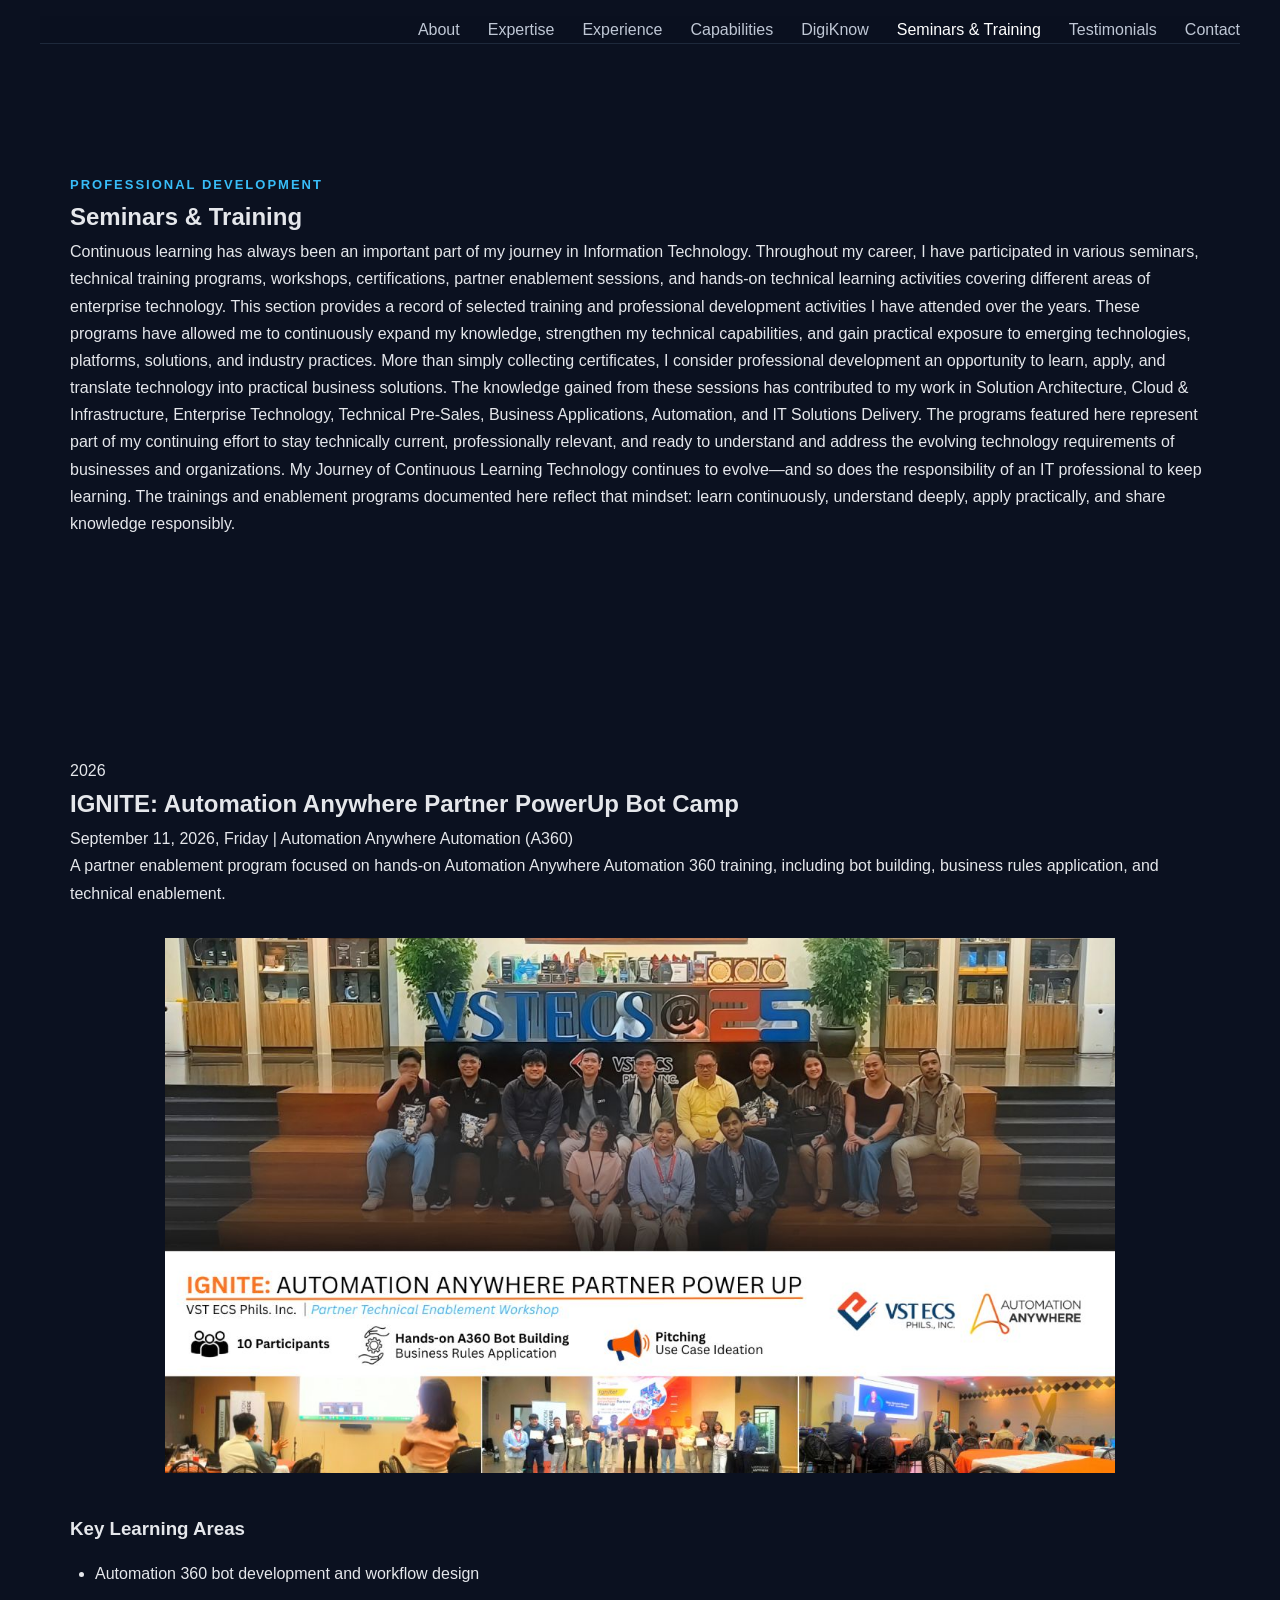
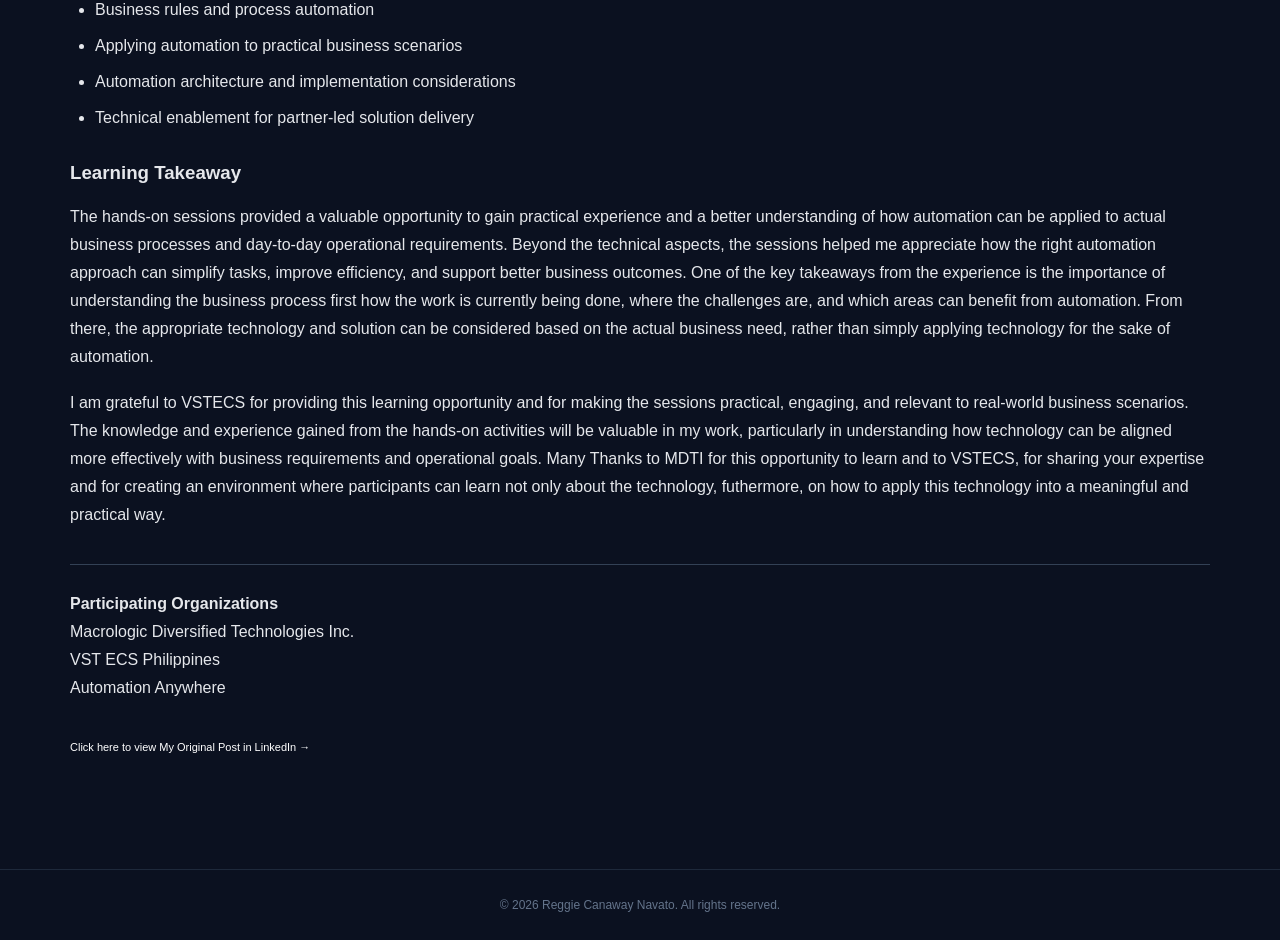
<file: seminars.html>
﻿<!DOCTYPE html>
<html lang="en">
<head>
    <meta charset="UTF-8">
    <meta name="viewport" content="width=device-width, initial-scale=1.0">

    <title>Seminars & Training | Reggie Canaway Navato</title>

    <link rel="stylesheet" href="css/style.css">
</head>

<body>

<header>
    <div class="nav-container">

        <div class="logo">
            <a href="index.html"> </a>
        </div>

        <nav>
            <ul>
                <li><a href="index.html">About</a></li>
                <li><a href="index.html#expertise">Expertise</a></li>
                <li><a href="index.html#experience">Experience</a></li>
                <li><a href="index.html#capabilities">Capabilities</a></li>
                <li><a href="digiknow.html">DigiKnow</a></li>
                <li><a href="seminars.html" class="active">Seminars & Training</a></li>
                <li><a href="index.html#testimonials">Testimonials</a></li>
                <li><a href="index.html#contact">Contact</a></li>
            </ul>
        </nav>

    </div>
</header>

<main>

    <!-- PAGE INTRODUCTION -->

    <section class="seminars-hero">

        <div class="seminars-hero-content">

            <span class="section-label">
                PROFESSIONAL DEVELOPMENT
            </span>

            <h1>Seminars & Training</h1>

            <p>
                Continuous learning has always been an important part of my journey in Information Technology. Throughout my career, I have participated in various seminars, 
                technical training programs, workshops, certifications, partner enablement sessions, and hands-on technical learning activities covering different areas of enterprise 
                technology.

                This section provides a record of selected training and professional development activities I have attended over the years. These programs have allowed me to continuously
                expand my knowledge, strengthen my technical capabilities, and gain practical exposure to emerging technologies, platforms, solutions, and industry practices.
                More than simply collecting certificates, I consider professional development an opportunity to learn, apply, and translate technology into practical business solutions. 
                The knowledge gained from these sessions has contributed to my work in Solution Architecture, Cloud & Infrastructure, Enterprise Technology, Technical Pre-Sales, 
                Business Applications, Automation, and IT Solutions Delivery.

                The programs featured here represent part of my continuing effort to stay technically current, professionally relevant, and ready to understand and address the evolving 
                technology requirements of businesses and organizations.

                My Journey of Continuous Learning

                Technology continues to evolve—and so does the responsibility of an IT professional to keep learning.
                The trainings and enablement programs documented here reflect that mindset: learn continuously, understand deeply, apply practically, and share knowledge responsibly.
            </p>

        </div>

    </section>


    <!-- TRAINING ENTRY -->

    <section class="training-section">

        <div class="training-container">

            <div class="training-header">

                <span class="training-year">
                    2026
                </span>

                <h2>
                    IGNITE: Automation Anywhere Partner PowerUp Bot Camp
                </h2>

                <p class="training-subtitle">
                   September 11, 2026, Friday | Automation Anywhere Automation (A360)
                </p>

            </div>

            <!-- DETAILS -->

                <div class="training-content">

                <p>
                    A partner enablement program focused on hands-on
                    Automation Anywhere Automation 360 training, including
                    bot building, business rules application, and technical
                    enablement.
                </p>
                

            <!-- PHOTO -->

            <div class="training-photo">

                <img
                    src="images/automation-anywhere-bot-camp.jpg"
                    alt="Ignite: Automation Anywhere Partner PowerUp Bot Camp"
                >

            </div>


                <h3>Key Learning Areas</h3>

                <ul>
                    <li>Automation 360 bot development and workflow design</li>
                    <li>Business rules and process automation</li>
                    <li>Applying automation to practical business scenarios</li>
                    <li>Automation architecture and implementation considerations</li>
                    <li>Technical enablement for partner-led solution delivery</li>
                </ul>


                <h3>Learning Takeaway</h3>

                <p>
                    The hands-on sessions provided a valuable opportunity to gain practical experience and a better understanding of how automation
                    can be applied to actual business processes and day-to-day operational requirements. Beyond the technical aspects, the sessions 
                    helped me appreciate how the right automation approach can simplify tasks, improve efficiency, and support better business outcomes.

                    One of the key takeaways from the experience is the importance of understanding the business process first how the work is currently 
                    being done, where the challenges are, and which areas can benefit from automation. From there, the appropriate technology and solution 
                    can be considered based on the actual business need, rather than simply applying technology for the sake of automation.
                </p>

                <p>
                    I am grateful to VSTECS for providing this learning opportunity and for making the sessions practical, engaging, and relevant to real-world 
                    business scenarios. The knowledge and experience gained from the hands-on activities will be valuable in my work, particularly in understanding
                    how technology can be aligned more effectively with business requirements and operational goals.

                    Many Thanks to MDTI for this opportunity to learn and to VSTECS, for sharing your expertise and for creating an environment where participants 
                    can learn not only about the technology, futhermore, on how to apply this technology into a meaningful and practical way.

                </p>


                <div class="training-organizations">

                    <strong>Participating Organizations</strong>

                    <p>
                        Macrologic Diversified Technologies Inc.<br>
                        VST ECS Philippines<br>
                        Automation Anywhere
                    </p>

                </div>


                <!-- LINK TO ORIGINAL LINKEDIN POST -->

                <div class="training-reference">

                    <a
                        href="https://www.linkedin.com/feed/update/urn:li:activity:7505446768352837632/"
                        target="_blank"
                        class="linkedin-original-post">
                        Click here to view My Original Post in LinkedIn →
                    </a>

                </div>

            </div>

        </div>

    </section>

</main>


<footer>

    <p>
        © 2026 Reggie Canaway Navato. All rights reserved.
    </p>

</footer>


</body>
</html>
</file>
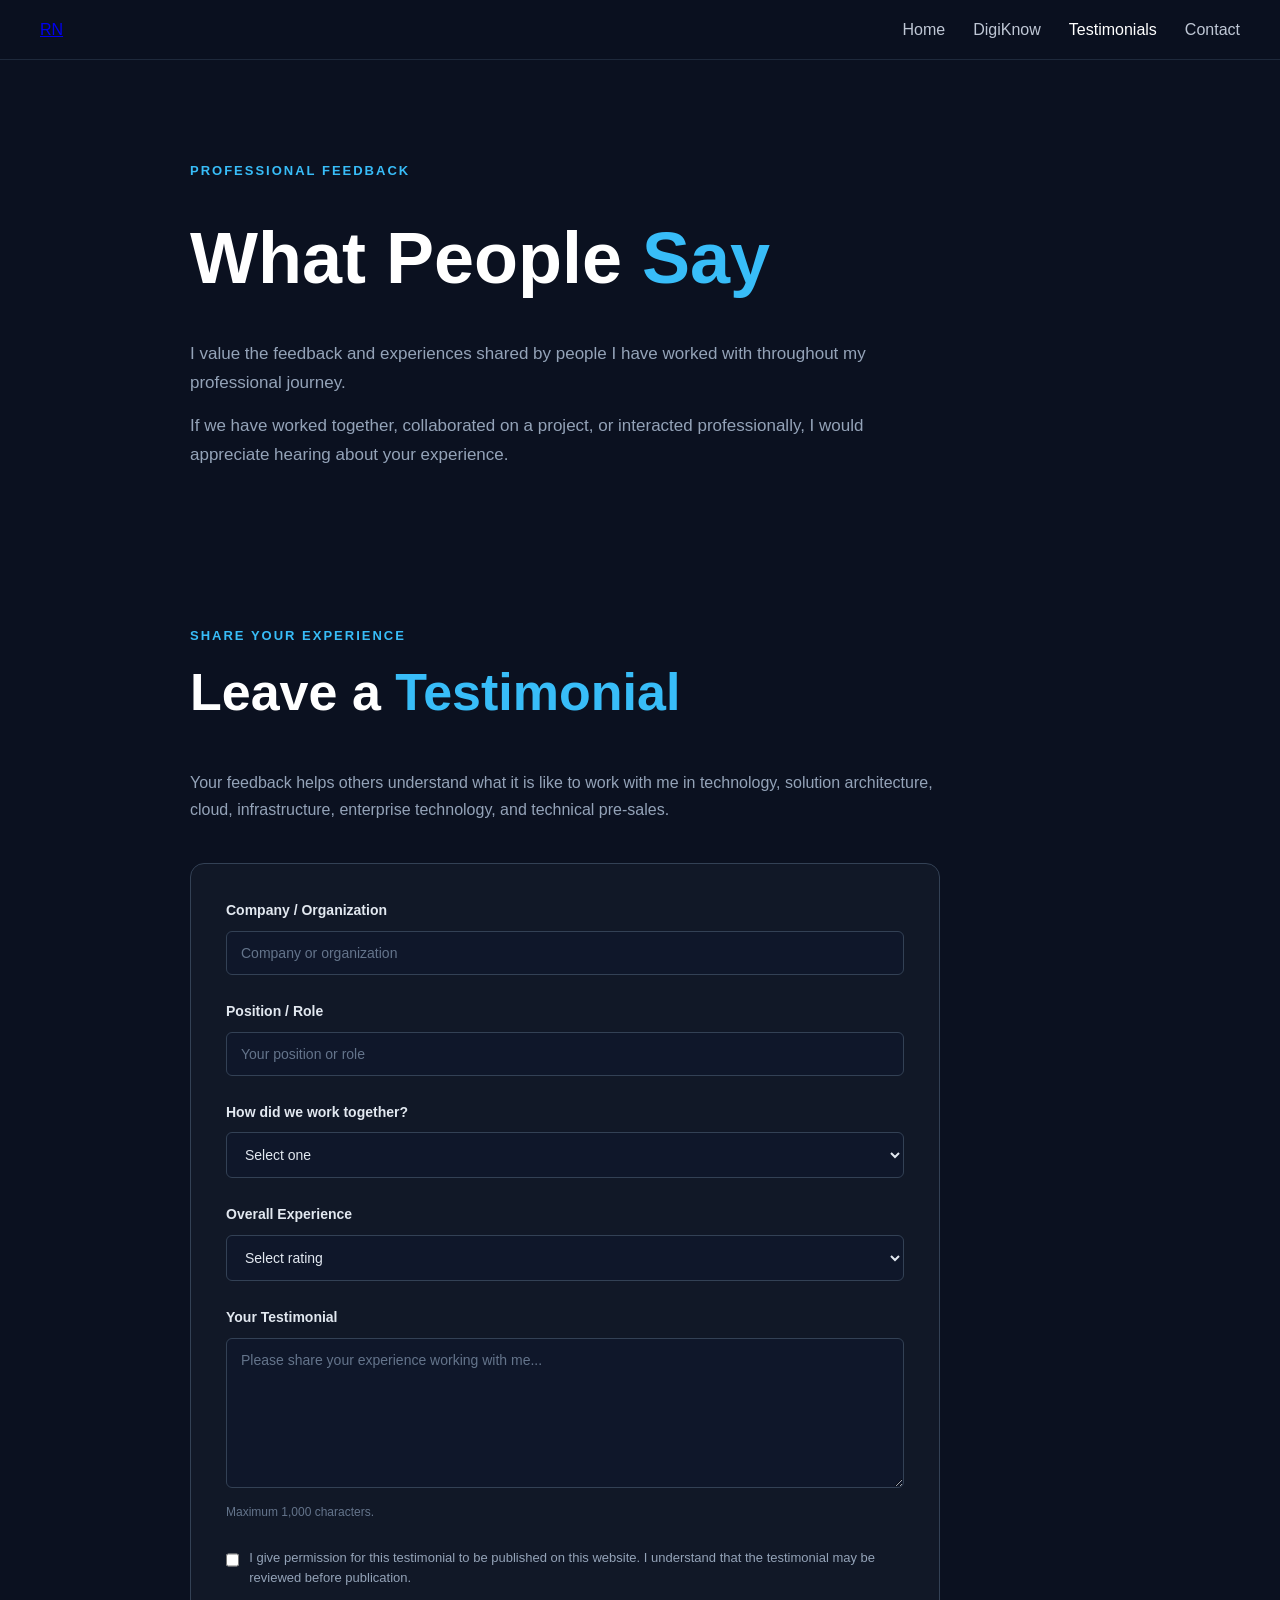
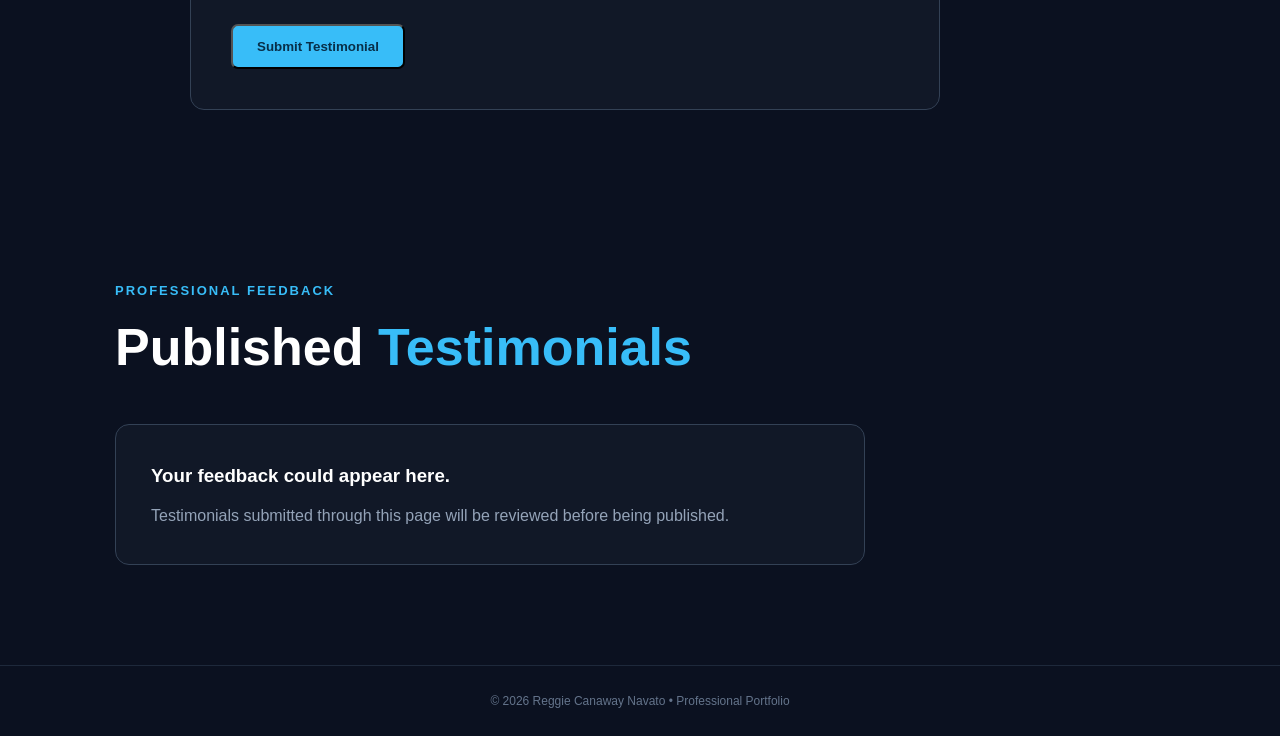
<file: testimonials.html>
<!DOCTYPE html>
<html lang="en">

<head>

    <meta charset="UTF-8">

    <meta name="viewport"
          content="width=device-width, initial-scale=1.0">

    <title>
        Testimonials | Reggie Canaway Navato
    </title>

    <meta name="description"
          content="Client and professional testimonials for Reggie Canaway Navato.">

    <link rel="stylesheet"
          href="css/style.css">

</head>


<body>


    <!-- NAVIGATION -->

    <nav>

        <div class="nav-container">

            <a href="index.html"
               class="logo">

                RN

            </a>


            <ul>

                <li>
                    <a href="index.html">
                        Home
                    </a>
                </li>

                <li>
                    <a href="digiknow.html">
                        DigiKnow
                    </a>
                </li>

                <li>
                    <a href="testimonials.html"
                       class="active-nav">
                        Testimonials
                    </a>
                </li>

                <li>
                    <a href="index.html#contact">
                        Contact
                    </a>
                </li>

            </ul>

        </div>

    </nav>



    <!-- TESTIMONIAL HERO -->

    <header class="testimonials-hero">

        <div class="section-label">

            Professional Feedback

        </div>


        <h1>

            What People
            <span>Say</span>

        </h1>


        <p>

            I value the feedback and experiences
            shared by people I have worked with
            throughout my professional journey.

        </p>


        <p>

            If we have worked together, collaborated
            on a project, or interacted professionally,
            I would appreciate hearing about your
            experience.

        </p>

    </header>



    <!-- TESTIMONIAL FORM -->

    <section class="testimonial-submit">

        <div class="section-label">

            Share Your Experience

        </div>


        <h2 class="section-title">

            Leave a
            <span>Testimonial</span>

        </h2>


        <p class="testimonial-description">

            Your feedback helps others understand
            what it is like to work with me in
            technology, solution architecture,
            cloud, infrastructure, enterprise
            technology, and technical pre-sales.

        </p>



        <form
                class="testimonial-form"
                action="https://formspree.io/f/mdeogdna"
                method="POST">

        <input
                type="hidden"
                name="_subject"
                value="New Testimonial Submission - Reggie Canaway Navato">

    <input
        type="hidden"
        name="_next"
        value="https://reggienavato.github.io/testimonial-thank-you.html">

            </div>



            <div class="form-group">

                <label for="company">
                    Company / Organization
                </label>

                <input
                    type="text"
                    id="company"
                    name="company"
                    placeholder="Company or organization">

            </div>



            <div class="form-group">

                <label for="position">
                    Position / Role
                </label>

                <input
                    type="text"
                    id="position"
                    name="position"
                    placeholder="Your position or role">

            </div>



            <div class="form-group">

                <label for="relationship">
                    How did we work together?
                </label>


                <select
                    id="relationship"
                    name="relationship"
                    required>

                    <option value="">
                        Select one
                    </option>

                    <option value="Client">
                        Client
                    </option>

                    <option value="Colleague">
                        Colleague
                    </option>

                    <option value="Business Partner">
                        Business Partner
                    </option>

                    <option value="Project Team">
                        Project Team
                    </option>

                    <option value="Professional Network">
                        Professional Network
                    </option>

                    <option value="Other">
                        Other
                    </option>

                </select>

            </div>



            <div class="form-group">

                <label for="rating">
                    Overall Experience
                </label>


                <select
                    id="rating"
                    name="rating"
                    required>

                    <option value="">
                        Select rating
                    </option>

                    <option value="5">
                        ★★★★★ Excellent
                    </option>

                    <option value="4">
                        ★★★★ Very Good
                    </option>

                    <option value="3">
                        ★★★ Good
                    </option>

                    <option value="2">
                        ★★ Fair
                    </option>

                    <option value="1">
                        ★ Needs Improvement
                    </option>

                </select>

            </div>



            <div class="form-group">

                <label for="testimonial">

                    Your Testimonial

                </label>


                <textarea
                    id="testimonial"
                    name="testimonial"
                    rows="7"
                    maxlength="1000"
                    placeholder="Please share your experience working with me..."
                    required></textarea>


                <small>

                    Maximum 1,000 characters.

                </small>

            </div>



            <div class="form-consent">

                <input
                    type="checkbox"
                    id="permission"
                    name="permission"
                    value="Yes"
                required>


                <label for="permission">

                    I give permission for this testimonial
                    to be published on this website.
                    I understand that the testimonial
                    may be reviewed before publication.

                </label>

            </div>



            <button
                type="submit"
                class="btn btn-primary">

                Submit Testimonial

            </button>


        </form>

    </section>



    <!-- CURRENT TESTIMONIALS -->

    <section class="published-testimonials">

        <div class="section-label">

            Professional Feedback

        </div>


        <h2 class="section-title">

            Published
            <span>Testimonials</span>

        </h2>


        <div class="testimonial-empty">

            <h3>

                Your feedback could appear here.

            </h3>


            <p>

                Testimonials submitted through this
                page will be reviewed before being
                published.

            </p>

        </div>

    </section>



    <!-- FOOTER -->

    <footer>

        © 2026 Reggie Canaway Navato
        • Professional Portfolio

    </footer>


</body>

</html>
</file>
<file: css/style.css>
/* ========================================
   GLOBAL
======================================== */

* {
    margin: 0;
    padding: 0;
    box-sizing: border-box;
}

html {
    scroll-behavior: smooth;
}

body {
    font-family: Arial, Helvetica, sans-serif;
    background: #0b1120;
    color: #e5e7eb;
    line-height: 1.7;
}


/* ========================================
   NAVIGATION
======================================== */

/* Main navigation bar */
nav {
    position: sticky;
    top: 0;
    z-index: 1000;
    width: 100%;
    background: rgba(11, 17, 32, 0.95);
    border-bottom: 1px solid #1e293b;
    backdrop-filter: blur(10px);
}

/* Navigation container used by DigiKnow
   and Seminars & Training */
.nav-container {
    width: 100%;
    max-width: 1400px;
    margin: 0 auto;
    padding: 16px 40px;

    display: flex;
    align-items: center;
}

/* Empty logo area */
.nav-container .logo {
    flex-shrink: 0;
}

/* Seminars & Training navigation */
.nav-container nav {
    margin-left: auto;
}

/* DigiKnow navigation */
.nav-container > ul {
    margin-left: auto;
}

/* Navigation lists */
.nav-container nav ul,
.nav-container > ul {
    list-style: none;
    margin-top: 0;
    margin-right: 0;
    margin-bottom: 0;
    margin-left: auto;

    padding: 0;

    display: flex;
    justify-content: flex-end;
    align-items: center;

    gap: 28px;
}

/* Navigation items */
.nav-container nav ul li,
.nav-container > ul li {
    margin: 0;
    padding: 0;
}

/* Navigation links */
.nav-container nav ul li a,
.nav-container > ul li a {
    font-size: 16px;
    font-weight: 500;
    line-height: 1.4;

    color: #bfc7d5;

    text-decoration: none;
    white-space: nowrap;

    display: inline-block;

    transition:
        color 0.25s ease,
        transform 0.25s ease,
        text-shadow 0.25s ease;
}

/* Hover */
.nav-container nav ul li a:hover,
.nav-container > ul li a:hover {
    color: #ffffff;

    transform: scale(1.10);

    text-shadow:
        0 0 8px rgba(255, 255, 255, 0.55);
}

/* Active navigation */
.nav-container nav ul li a.active,
.nav-container nav ul li a.active-nav,
.nav-container > ul li a.active,
.nav-container > ul li a.active-nav {
    color: #ffffff;
}

/* ========================================
   HERO
======================================== */

.hero {
    max-width: 1200px;
    min-height: 88vh;
    margin: auto;
    padding: 80px 30px;
    display: grid;
    grid-template-columns: 420px 1fr;
    gap: 80px;
    align-items: center;
}

.hero-photo {
    display: flex;
    justify-content: center;
    align-items: center;
}

.hero-photo img {
    width: 100%;
    max-width: 400px;
    height: auto;
    display: block;
    border-radius: 20px;nav
    border: 1px solid #334155;
    box-shadow: 0 25px 60px rgba(0, 0, 0, 0.45);
}

.hero-content {
    max-width: 720px;
}

.hero-label {
    display: inline-block;
    margin-bottom: 18px;
    color: #38bdf8;
    font-size: 13px;
    font-weight: 700;
    letter-spacing: 2px;
    text-transform: uppercase;
}

.hero h1 {
    font-size: clamp(46px, 6vw, 76px);
    line-height: 1.1;
    color: #ffffff;
    margin-bottom: 20px;
}

.hero h2 {
    color: #38bdf8;
    font-size: clamp(19px, 2vw, 25px);
    font-weight: 500;
    margin-bottom: 24px;
    line-height: 1.5;
}

.hero h2 span {
    color: #475569;
    margin: 0 5px;
}

.hero-description {
    max-width: 680px;
    font-size: 18px;
    color: #94a3b8;
}

.hero-buttons {
    margin-top: 35px;
    display: flex;
    gap: 12px;
    flex-wrap: wrap;
}


/* ========================================
   BUTTONS
======================================== */

.btn {
    display: inline-block;
    padding: 13px 24px;
    border-radius: 7px;
    text-decoration: none;
    font-weight: 700;
    transition:
        transform 0.2s ease,
        background 0.2s ease,
        border 0.2s ease;
}

.btn:hover {
    transform: translateY(-2px);
}

.btn-primary {
    background: #38bdf8;
    color: #082f49;
}

.btn-primary:hover {
    background: #7dd3fc;
}

.btn-secondary {
    border: 1px solid #475569;
    color: #e2e8f0;
}

.btn-secondary:hover {
    border-color: #38bdf8;
    color: #38bdf8;
}


/* ========================================
   SECTIONS
======================================== */

section {
    max-width: 1200px;
    margin: auto;
    padding: 110px 30px;
}

.section-dark {
    max-width: none;
    background: #111827;
}

.section-container {
    max-width: 1200px;
    margin: auto;
}

.section-label {
    color: #38bdf8;
    font-size: 13px;
    font-weight: 700;
    text-transform: uppercase;
    letter-spacing: 2px;
    margin-bottom: 14px;
}

.section-title {
    color: #ffffff;
    font-size: clamp(34px, 5vw, 52px);
    line-height: 1.2;
    max-width: 850px;
    margin-bottom: 45px;
}

.section-title span {
    color: #38bdf8;
}

.section-intro {
    max-width: 720px;
    color: #94a3b8;
    font-size: 17px;
    margin-top: -20px;
    margin-bottom: 40px;
}


/* ========================================
   ABOUT
======================================== */

.about-grid {
    display: grid;
    grid-template-columns: 360px 1fr;
    gap: 70px;
    align-items: start;
}

.about-image img {
    width: 100%;
    border-radius: 12px;
    border: 1px solid #334155;
    box-shadow: 0 20px 50px rgba(0, 0, 0, 0.35);
}

.about-content {
    max-width: 700px;
}

.about-content p {
    color: #94a3b8;
    font-size: 17px;
    margin-bottom: 22px;
}

.about-approach {
    margin-top: 35px;
    padding: 25px;
    border-left: 3px solid #38bdf8;
    background: #111827;
}

.about-approach h3 {
    color: #ffffff;
    margin-bottom: 10px;
}

.about-approach p {
    margin-bottom: 0;
}


/* ========================================
   EXPERTISE
======================================== */

.expertise-grid {
    display: grid;
    grid-template-columns: repeat(3, 1fr);
    gap: 20px;
}

.expertise-card {
    background: #172033;
    border: 1px solid #293548;
    padding: 30px;
    border-radius: 12px;
    transition:
        transform 0.2s ease,
        border 0.2s ease;
}

.expertise-card:hover {
    transform: translateY(-5px);
    border-color: #38bdf8;
}

.card-number {
    color: #38bdf8;
    font-size: 13px;
    font-weight: 800;
    letter-spacing: 2px;
    margin-bottom: 20px;
}

.expertise-card h3 {
    color: #ffffff;
    margin-bottom: 14px;
    font-size: 20px;
}

.expertise-card p {
    color: #94a3b8;
    font-size: 15px;
}


/* ========================================
   WHY WORK WITH ME
======================================== */

.value-grid {
    display: grid;
    grid-template-columns: repeat(2, 1fr);
    gap: 24px;
}

.value-item {
    padding: 30px;
    border: 1px solid #293548;
    border-radius: 12px;
    background: #0f172a;
}

.value-item h3 {
    color: #ffffff;
    font-size: 21px;
    margin-bottom: 12px;
}

.value-item p {
    color: #94a3b8;
}


/* ========================================
   EXPERIENCE TIMELINE
======================================== */

.timeline {
    max-width: 900px;
    margin-top: 20px;
}

.timeline-item {
    position: relative;
    display: grid;
    grid-template-columns: 25px 1fr;
    gap: 25px;
    padding-bottom: 45px;
}

.timeline-item:last-child {
    padding-bottom: 0;
}

.timeline-item:not(:last-child)::after {
    content: "";
    position: absolute;
    left: 11px;
    top: 25px;
    bottom: 0;
    width: 2px;
    background: #334155;
}

.timeline-marker {
    width: 24px;
    height: 24px;
    border-radius: 50%;
    background: #38bdf8;
    border: 5px solid #172033;
    z-index: 2;
    margin-top: 4px;
}

.timeline-content h3 {
    color: #ffffff;
    font-size: 23px;
    margin-bottom: 8px;
}

.timeline-role {
    color: #38bdf8;
    font-size: 14px;
    margin-bottom: 15px;
}

.timeline-content p {
    color: #94a3b8;
}


/* ========================================
   ENGAGEMENT AREAS
======================================== */

.engagement-grid {
    display: grid;
    grid-template-columns: repeat(3, 1fr);
    gap: 20px;
}

.engagement-card {
    padding: 28px;
    background: #111827;
    border: 1px solid #293548;
    border-radius: 12px;
    transition:
        transform 0.2s ease,
        border 0.2s ease;
}

.engagement-card:hover {
    transform: translateY(-5px);
    border-color: #38bdf8;
}

.engagement-card h3 {
    color: #ffffff;
    font-size: 19px;
    margin-bottom: 12px;
}

.engagement-card p {
    color: #94a3b8;
    font-size: 15px;
}


/* ========================================
   CONTACT
======================================== */

.contact-section {
    max-width: none;
    background: linear-gradient(
        135deg,
        #0f172a,
        #111827
    );
    text-align: center;
}

.contact-container {
    max-width: 800px;
    margin: auto;
}

.contact-section h2 {
    color: #ffffff;
    font-size: clamp(38px, 5vw, 56px);
    margin-bottom: 25px;
}

.contact-section h2 span {
    color: #38bdf8;
}

.contact-section p {
    color: #94a3b8;
    font-size: 18px;
    margin-bottom: 35px;
}

.contact-buttons {
    display: flex;
    justify-content: center;
    gap: 12px;
    flex-wrap: wrap;
}


/* ========================================
   FOOTER
======================================== */

footer {
    text-align: center;
    padding: 30px;
    border-top: 1px solid #1e293b;
    background: #0b1120;
    color: #64748b;
    font-size: 14px;
}


/* ========================================
   INQUIRY FORM
======================================== */

.contact-intro {
    max-width: 700px;
    margin: 0 auto 40px;
    color: #94a3b8;
    font-size: 17px;
}

.inquiry-form {
    width: 100%;
    max-width: 850px;
    margin: 0 auto;
    padding: 35px;
    background: #111827;
    border: 1px solid #293548;
    border-radius: 14px;
    text-align: left;
    box-shadow: 0 20px 50px rgba(0, 0, 0, 0.25);
}

.form-row {
    display: grid;
    grid-template-columns: 1fr 1fr;
    gap: 20px;
}

.form-group {
    margin-bottom: 20px;
}

.form-group label {
    display: block;
    margin-bottom: 7px;
    color: #e2e8f0;
    font-size: 14px;
    font-weight: 600;
}

.form-group input,
.form-group select,
.form-group textarea {
    width: 100%;
    padding: 13px 14px;
    background: #0b1120;
    border: 1px solid #334155;
    border-radius: 7px;
    color: #e2e8f0;
    font-family: Arial, Helvetica, sans-serif;
    font-size: 15px;
    outline: none;
    transition:
        border 0.2s ease,
        box-shadow 0.2s ease;
}

.form-group input:focus,
.form-group select:focus,
.form-group textarea:focus {
    border-color: #38bdf8;
    box-shadow: 0 0 0 3px rgba(56, 189, 248, 0.1);
}

.form-group input::placeholder,
.form-group textarea::placeholder {
    color: #64748b;
}

.form-group textarea {
    resize: vertical;
    min-height: 140px;
}

.form-group select {
    cursor: pointer;
}

.submit-btn {
    border: none;
    cursor: pointer;
    font-size: 15px;
    margin-top: 5px;
}

.form-note {
    margin-top: 12px;
    color: #64748b;
    font-size: 12px;
    text-align: center;
}

.direct-contact {
    margin-top: 35px;
    color: #64748b;
    font-size: 14px;
}

.direct-contact a {
    color: #38bdf8;
    text-decoration: none;
    margin: 0 8px;
}

.direct-contact a:hover {
    text-decoration: underline;
}


/* ========================================
   FLOATING PROFILE INQUIRY
======================================== */

.floating-inquiry {
    position: fixed;
    right: 28px;
    bottom: 28px;
    z-index: 900;
}

.profile-inquiry-button {
    position: relative;
    width: 92px;
    height: 92px;
    padding: 0;
    border: 3px solid #38bdf8;
    border-radius: 50%;
    background: #0f172a;
    cursor: pointer;
    box-shadow: 0 10px 35px rgba(0, 0, 0, 0.45);
    animation: profileFloat 4s ease-in-out infinite;
}

.profile-inquiry-button:hover {
    transform: scale(1.08);
    box-shadow:
        0 0 0 8px rgba(56, 189, 248, 0.12),
        0 15px 40px rgba(0, 0, 0, 0.5);
}

.profile-inquiry-button img {
    width: 100%;
    height: 100%;
    object-fit: cover;
    object-position: center 10%;
    border-radius: 50%;
    display: block;
}

.inquiry-label {
    position: absolute;
    right: 105px;
    bottom: 25px;
    white-space: nowrap;
    padding: 7px 12px;
    border-radius: 6px;
    background: #111827;
    border: 1px solid #334155;
    color: #e2e8f0;
    font-size: 13px;
    font-weight: 700;
    opacity: 0;
    transform: translateX(8px);
    pointer-events: none;
    transition:
        opacity 0.2s ease,
        transform 0.2s ease;
}

.profile-inquiry-button:hover .inquiry-label {
    opacity: 1;
    transform: translateX(0);
}


/* ========================================
   PROFILE ANIMATION
======================================== */

@keyframes profileFloat {
    0%,
    100% {
        transform: translateY(0);
    }

    50% {
        transform: translateY(-8px);
    }
}


/* ========================================
   INQUIRY MODAL
======================================== */

.inquiry-modal {
    position: fixed;
    inset: 0;
    z-index: 2000;
    display: flex;
    align-items: center;
    justify-content: center;
    padding: 25px;
    visibility: hidden;
    opacity: 0;
    transition:
        opacity 0.25s ease,
        visibility 0.25s ease;
}

.inquiry-modal.active {
    visibility: visible;
    opacity: 1;
}

.inquiry-overlay {
    position: absolute;
    inset: 0;
    background: rgba(2, 6, 23, 0.82);
    backdrop-filter: blur(6px);
}

.inquiry-box {
    position: relative;
    z-index: 2;
    width: 100%;
    max-width: 850px;
    max-height: 90vh;
    overflow-y: auto;
    padding: 40px;
    background: #111827;
    border: 1px solid #334155;
    border-radius: 12px;
    box-shadow: 0 30px 80px rgba(0, 0, 0, 0.6);
    transform: translateY(20px) scale(0.98);
    transition: transform 0.25s ease;
}

.inquiry-modal.active .inquiry-box {
    transform: translateY(0) scale(1);
}

.inquiry-close {
    position: absolute;
    top: 18px;
    right: 20px;
    width: 38px;
    height: 38px;
    border: none;
    border-radius: 50%;
    background: #1e293b;
    color: #cbd5e1;
    font-size: 28px;
    line-height: 1;
    cursor: pointer;
    transition:
        background 0.2s ease,
        color 0.2s ease;
}

.inquiry-close:hover {
    background: #334155;
    color: #ffffff;
}

.inquiry-box h2 {
    color: #ffffff;
    font-size: clamp(32px, 5vw, 46px);
    margin-bottom: 12px;
}

.inquiry-box h2 span {
    color: #38bdf8;
}

.inquiry-description {
    color: #94a3b8;
    margin-bottom: 30px;
    max-width: 650px;
}

body.modal-open {
    overflow: hidden;
}


/* ========================================
   DIGIKNOW PORTAL
======================================== */

.digiknow-portal-hero {
    max-width: 1200px;
    margin: auto;
    padding: 90px 30px 70px;
    display: grid;
    grid-template-columns: 360px 1fr;
    gap: 70px;
    align-items: center;
}

.digiknow-portal-photo {
    display: flex;
    justify-content: center;
    align-items: center;
}

.digiknow-portal-photo img {
    width: 100%;
    max-width: 280px;
    border-radius: 20px;
    border: 1px solid #334155;
    box-shadow: 0 20px 50px rgba(0, 0, 0, 0.45);
}

.digiknow-portal-content h1 {
    font-size: clamp(50px, 8vw, 80px);
    color: #ffffff;
    letter-spacing: 3px;
    margin: 10px 0;
}

.digiknow-portal-content h2 {
    font-size: 26px;
    color: #38bdf8;
    margin-bottom: 20px;
}

.digiknow-portal-content p {
    font-size: 18px;
    color: #94a3b8;
    max-width: 650px;
}

.digiknow-intro {
    margin-top: 20px;
}

.digiknow-products {
    max-width: 1100px;
    margin: auto;
    padding: 80px 25px;
}

.portal-description {
    max-width: 750px;
    color: #94a3b8;
    margin-bottom: 40px;
}


/* ========================================
   DIGIKNOW PRODUCT GRID
======================================== */

.product-grid {
    display: grid;
    grid-template-columns: repeat(auto-fit, minmax(320px, 1fr));
    gap: 20px;
}

.product-card {
    background: #111827;
    border: 1px solid #334155;
    border-radius: 12px;
    overflow: hidden;
}

.product-card summary {
    list-style: none;
    cursor: pointer;
    padding: 28px;
    display: flex;
    justify-content: space-between;
    align-items: center;
}

.product-card summary::-webkit-details-marker {
    display: none;
}

.product-card summary h3 {
    color: #38bdf8;
    font-size: 24px;
    margin-bottom: 10px;
}

.product-card summary p {
    color: #94a3b8;
    font-size: 14px;
    line-height: 1.6;
}

.dropdown-arrow {
    color: #38bdf8;
    transition: 0.2s;
}

.product-card[open] .dropdown-arrow {
    transform: rotate(180deg);
}


/* ========================================
   DIGIKNOW CATEGORY AREA
======================================== */

.category-list {
    padding: 0 28px 28px;
    border-top: 1px solid #334155;
}

.category-group {
    padding-top: 25px;
}

.category-group h4 {
    color: #ffffff;
    font-size: 15px;
    margin-bottom: 12px;
}

.category-group a {
    display: block;
    padding: 10px 12px;
    margin-bottom: 6px;
    color: #cbd5e1;
    text-decoration: none;
    background: #0f172a;
    border-radius: 6px;
    font-size: 14px;
}

.category-group a:hover {
    color: #38bdf8;
}

.coming-soon {
    float: right;
    font-size: 10px;
    color: #64748b;
}


/* ========================================
   FEATURED ARTICLE
======================================== */

.featured-knowledge {
    max-width: 1100px;
    margin: auto;
    padding: 80px 25px 100px;
}

.featured-article-card {
    max-width: 800px;
    padding: 40px;
    background: #111827;
    border: 1px solid #334155;
    border-radius: 14px;
}

.article-product {
    color: #38bdf8;
    font-size: 13px;
    margin-bottom: 15px;
}

.featured-article-card h3 {
    color: #ffffff;
    font-size: 28px;
    margin-bottom: 15px;
}

.featured-article-card p {
    color: #94a3b8;
    margin-bottom: 25px;
}


/* ========================================
   ARTICLE PAGE HERO
======================================== */

.article-hero {
    max-width: 1000px;
    margin: auto;
    padding: 100px 25px 70px;
}

.article-breadcrumb {
    color: #64748b;
    font-size: 13px;
    margin-bottom: 30px;
}

.article-breadcrumb a {
    color: #38bdf8;
    text-decoration: none;
}

.article-breadcrumb span {
    margin: 0 5px;
}

.article-hero h1 {
    font-size: clamp(42px, 6vw, 70px);
    color: #ffffff;
    margin-bottom: 20px;
}

.article-hero h1 span {
    color: #38bdf8;
}

.article-hero p {
    max-width: 750px;
    color: #94a3b8;
    font-size: 19px;
}

.article-author {
    margin-top: 30px;
    color: #cbd5e1;
}


/* ========================================
   TESTIMONIALS PAGE
======================================== */

.testimonials-hero {
    max-width: 950px;
    margin: auto;
    padding: 100px 25px 70px;
}

.testimonials-hero h1 {
    font-size: clamp(45px, 7vw, 72px);
    color: #ffffff;
    margin: 15px 0 20px;
}

.testimonials-hero h1 span {
    color: #38bdf8;
}

.testimonials-hero p {
    max-width: 750px;
    color: #94a3b8;
    font-size: 17px;
    margin-bottom: 15px;
}

.testimonial-submit {
    max-width: 950px;
    margin: auto;
    padding: 70px 25px 100px;
}

.testimonial-description {
    max-width: 750px;
    color: #94a3b8;
    margin-bottom: 40px;
}


/* ========================================
   TESTIMONIAL FORM
======================================== */

.testimonial-form {
    max-width: 750px;
    background: #111827;
    border: 1px solid #334155;
    border-radius: 14px;
    padding: 35px;
}

.testimonial-form .form-group {
    margin-bottom: 25px;
}

.testimonial-form .form-group label {
    display: block;
    color: #e2e8f0;
    font-size: 14px;
    font-weight: bold;
    margin-bottom: 8px;
}

.testimonial-form .form-group input,
.testimonial-form .form-group select,
.testimonial-form .form-group textarea {
    width: 100%;
    padding: 13px 14px;
    background: #0f172a;
    color: #e2e8f0;
    border: 1px solid #334155;
    border-radius: 6px;
    font-family: Arial, Helvetica, sans-serif;
    font-size: 14px;
}

.testimonial-form .form-group textarea {
    resize: vertical;
    min-height: 150px;
}

.testimonial-form .form-group input:focus,
.testimonial-form .form-group select:focus,
.testimonial-form .form-group textarea:focus {
    outline: none;
    border-color: #38bdf8;
}

.testimonial-form .form-group small {
    display: block;
    color: #64748b;
    margin-top: 6px;
    font-size: 12px;
}


/* ========================================
   CONSENT
======================================== */

.form-consent {
    display: flex;
    align-items: flex-start;
    gap: 10px;
    margin-bottom: 30px;
}

.form-consent input {
    margin-top: 4px;
    width: 16px;
    height: 16px;
}

.form-consent label {
    color: #94a3b8;
    font-size: 13px;
    line-height: 1.6;
}


/* ========================================
   PUBLISHED TESTIMONIALS
======================================== */

.published-testimonials {
    max-width: 1100px;
    margin: auto;
    padding: 70px 25px 100px;
}

.testimonial-empty {
    max-width: 750px;
    padding: 35px;
    background: #111827;
    border: 1px solid #334155;
    border-radius: 14px;
}

.testimonial-empty h3 {
    color: #ffffff;
    margin-bottom: 10px;
}

.testimonial-empty p {
    color: #94a3b8;
}


/* ========================================
   SEMINARS & TRAINING
======================================== */

.training-photo {
    width: 100%;
    display: flex;
    justify-content: center;
    align-items: center;
    margin: 30px auto 40px;
}

.training-photo img {
    display: block;
    max-width: 950px;
    width: 100%;
    height: auto;
    margin: 0 auto;
}

.training-content h3 {
    margin-top: 18px;
    margin-bottom: 15px;
}

.training-content h3:first-of-type {
    margin-top: 30px;
}

.training-content ul {
    margin-top: 10px;
    margin-bottom: 25px;
    padding-left: 25px;
}

.training-content li {
    margin-bottom: 9px;
    line-height: 1.7;
}

.training-content p {
    margin-bottom: 18px;
    line-height: 1.75;
}

.training-organizations {
    margin-top: 35px;
    padding-top: 25px;
    border-top: 1px solid #334155;
}

.training-reference {
    margin-top: 30px;
}


/* ========================================
   LINKEDIN ORIGINAL POST
======================================== */

.linkedin-original-post {
    display: inline-block;
    font-size: 11px;
    color: #ffffff;
    text-decoration: none;
    animation: linkedinBlink 1.8s ease-in-out infinite;
    transition:
        transform 0.25s ease,
        text-shadow 0.25s ease;
}

.linkedin-original-post:hover {
    color: #ffffff;
    transform: scale(1.12);
    text-shadow: 0 0 8px rgba(255, 255, 255, 0.7);
    animation: none;
}

@keyframes linkedinBlink {
    0%,
    100% {
        opacity: 1;
    }

    50% {
        opacity: 0.45;
    }
}


/* ========================================
   TABLET
======================================== */

@media (max-width: 950px) {

    .hero {
        grid-template-columns: 330px 1fr;
        gap: 45px;
    }

    .about-grid {
        grid-template-columns: 280px 1fr;
        gap: 40px;
    }

    .expertise-grid,
    .engagement-grid {
        grid-template-columns: repeat(2, 1fr);
    }
}


/* ========================================
   TABLET / MOBILE NAVIGATION
======================================== */

@media (max-width: 768px) {

    .nav-container {
        padding: 14px 20px;
        overflow-x: auto;
    }

    .nav-container nav ul,
    .nav-container > ul {
        justify-content: center;
        gap: 18px;
        flex-wrap: nowrap;
    }

    .nav-container nav ul li a,
    .nav-container > ul li a {
        font-size: 13px;
    }

}
    /* DIGIKNOW HERO */

    .digiknow-portal-hero {
        grid-template-columns: 1fr;
        text-align: center;
        padding: 70px 20px 50px;
        gap: 30px;
    }

    .digiknow-portal-photo {
        order: 1;
    }

    .digiknow-portal-content {
        order: 2;
    }

    .digiknow-portal-photo img {
        width: 220px;
        max-width: 80%;
        height: auto;
        margin: auto;
    }

    .digiknow-portal-content h1 {
        font-size: 48px;
        letter-spacing: 2px;
    }

    .digiknow-portal-content h2 {
        font-size: 22px;
    }

    .digiknow-portal-content p {
        font-size: 16px;
        line-height: 1.7;
    }


    /* DIGIKNOW PRODUCTS */

    .digiknow-products {
        padding: 60px 18px;
    }

    .product-grid {
        grid-template-columns: 1fr;
        gap: 15px;
    }

    .product-card summary {
        padding: 22px 18px;
    }

    .product-card summary h3 {
        font-size: 21px;
    }

    .category-list {
        padding: 0 18px 20px;
    }

    .category-group a {
        font-size: 13px;
        padding: 12px;
        line-height: 1.5;
    }


    /* FEATURED ARTICLE */

    .featured-knowledge {
        padding: 60px 18px;
    }

    .featured-article-card {
        padding: 25px 20px;
    }

    .featured-article-card h3 {
        font-size: 24px;
    }


    /* ARTICLE PAGE */

    .article-hero {
        padding: 70px 20px 50px;
    }

    .article-hero h1 {
        font-size: 38px;
    }

    .article-hero p {
        font-size: 16px;
    }

    .article-breadcrumb {
        font-size: 11px;
        line-height: 1.8;
    }

    .article-section {
        padding-left: 18px;
        padding-right: 18px;
    }


    /* TABLE RESPONSIVE */

    .digiknow-table-wrapper {
        overflow-x: auto;
        width: 100%;
        -webkit-overflow-scrolling: touch;
    }

    .digiknow-table {
        min-width: 650px;
    }


    /* BUTTONS */

    .btn {
        display: inline-block;
        margin: 5px;
        width: auto;
        text-align: center;
    }


    /* FOOTER */

    footer {
        padding: 25px 18px;
        font-size: 12px;
        line-height: 1.7;
    }
}


/* ========================================
   MOBILE - 750px
======================================== */

@media (max-width: 750px) {

    .digiknow-portal-hero {
        grid-template-columns: 1fr;
        text-align: center;
        gap: 35px;
        padding-top: 70px;
    }

    .digiknow-portal-photo img {
        max-width: 230px;
    }

    .product-grid {
        grid-template-columns: 1fr;
    }

    .article-hero {
        padding-top: 70px;
    }

    .article-breadcrumb {
        line-height: 1.8;
    }
}


/* ========================================
   TESTIMONIALS MOBILE
======================================== */

@media (max-width: 700px) {

    .testimonials-hero {
        padding: 70px 20px 50px;
    }

    .testimonials-hero h1 {
        font-size: 45px;
    }

    .testimonials-hero p {
        font-size: 16px;
    }

    .testimonial-submit {
        padding: 50px 18px 70px;
    }

    .testimonial-form {
        padding: 25px 20px;
    }

    .published-testimonials {
        padding: 50px 18px 70px;
    }

    .testimonial-empty {
        padding: 25px 20px;
    }
}


/* ========================================
   SMALL MOBILE
======================================== */

@media (max-width: 600px) {

    .hero {
        grid-template-columns: 1fr;
        gap: 40px;
        padding: 60px 20px;
        text-align: center;
    }

    .hero-photo {
        order: 1;
    }

    .hero-content {
        order: 2;
        margin: auto;
    }

    .hero-photo img {
        max-width: 300px;
    }

    .hero-description {
        margin: auto;
        font-size: 16px;
    }

    .hero-buttons {
        justify-content: center;
    }

    .about-grid {
        grid-template-columns: 1fr;
        gap: 35px;
    }

    .about-image {
        max-width: 320px;
        margin: auto;
    }

    .expertise-grid,
    .engagement-grid,
    .value-grid {
        grid-template-columns: 1fr;
    }

    section {
        padding: 75px 20px;
    }

    .section-title {
        margin-bottom: 30px;
    }

    .form-row {
        grid-template-columns: 1fr;
        gap: 0;
    }

    .inquiry-form {
        padding: 25px 20px;
    }

    .inquiry-box {
        padding: 30px 20px;
    }

    .floating-inquiry {
        right: 18px;
        bottom: 18px;
    }

    .profile-inquiry-button {
        width: 72px;
        height: 72px;
    }

    .inquiry-label {
        display: none;
    }
}
</file>
